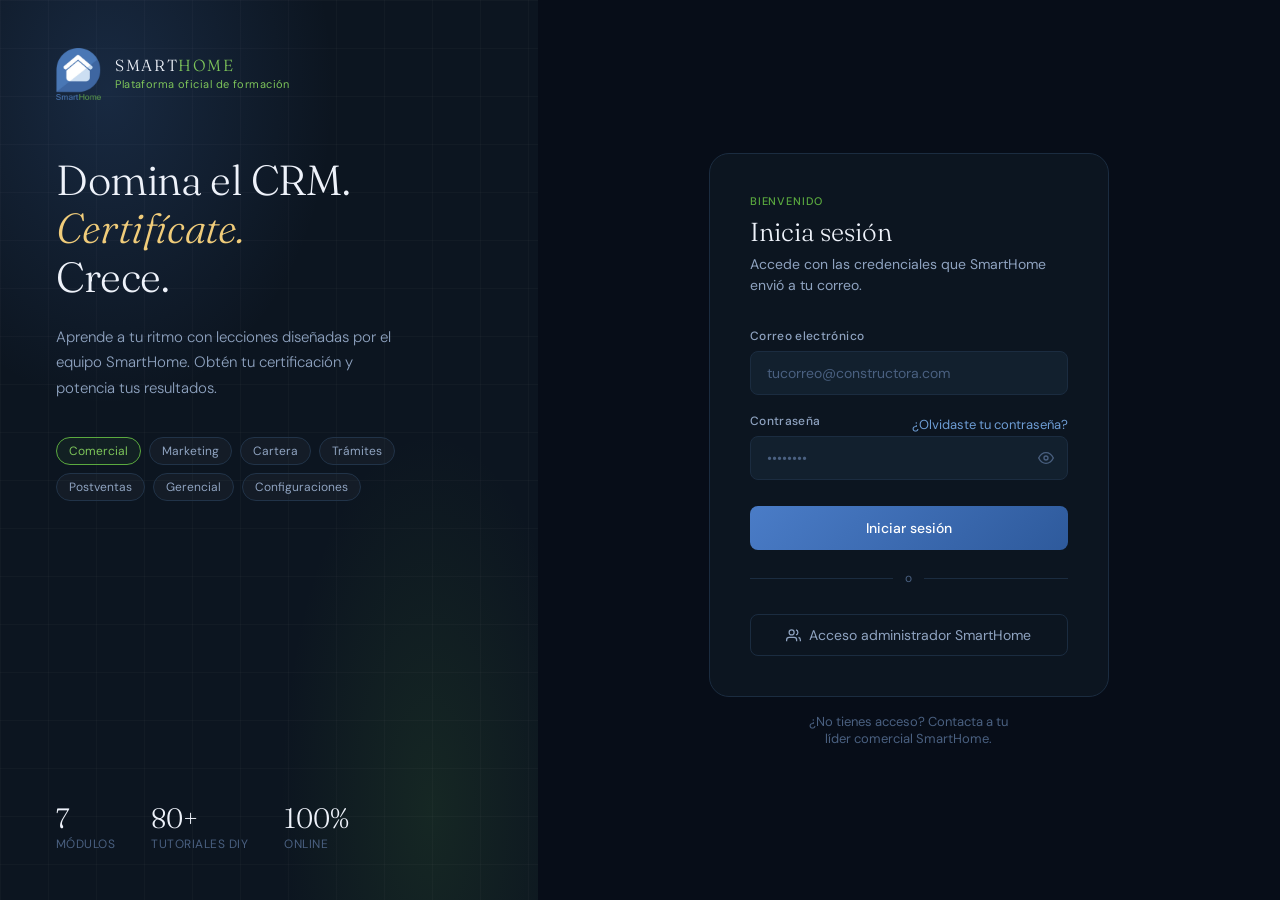
<file: index.html>
<!DOCTYPE html>
<html lang="es">
<head>
<meta charset="UTF-8"/>
<meta name="viewport" content="width=device-width,initial-scale=1.0"/>
<title>SmartHome Academia — Acceso</title>
<link href="https://fonts.googleapis.com/css2?family=Fraunces:ital,opsz,wght@0,9..144,300;0,9..144,400;1,9..144,300&family=DM+Sans:wght@300;400;500&display=swap" rel="stylesheet"/>
<style>
/* ══════════════════════════════════════════════
   SMARTHOME ACADEMIA — LOGIN  (todo en uno)
   ══════════════════════════════════════════════ */
:root{
  --sh-blue:#4A7CC7; --sh-blue-dk:#2E5A9C; --sh-blue-lt:#6E9DD4;
  --sh-green:#5BAA3F; --sh-green-lt:#7DC45A;
  --navy:#070D18; --navy2:#0C1520; --navy3:#12202E; --navy4:#1A2E42;
  --t1:#EEF2FA; --t2:#8FA3C0; --t3:#4A6080;
  --brd:#1B2C40; --brd2:#213348;
  --gold-lt:#F0CC7A;
  --r:12px; --r-sm:8px;
  --ease:cubic-bezier(.4,0,.2,1);
}
*,*::before,*::after{box-sizing:border-box;margin:0;padding:0}
html,body{height:100%;font-family:'DM Sans',system-ui,sans-serif;background:#080E1A;color:var(--t1);overflow:hidden}
button,input,select{font-family:inherit}
a{text-decoration:none;color:inherit}

/* ── LAYOUT ── */
.shell{display:flex;height:100vh;width:100vw;overflow:hidden}

/* ── BRAND PANEL ── */
.brand-panel{width:42%;flex-shrink:0;background:var(--navy2);display:flex;flex-direction:column;justify-content:space-between;padding:48px 56px;position:relative;overflow:hidden}
.brand-panel::before{content:'';position:absolute;inset:0;background:radial-gradient(ellipse 60% 50% at 20% 10%,rgba(74,124,199,.20) 0%,transparent 70%),radial-gradient(ellipse 40% 60% at 80% 90%,rgba(91,170,63,.12) 0%,transparent 70%);pointer-events:none}
.brand-grid{position:absolute;inset:0;background-image:linear-gradient(rgba(255,255,255,.025) 1px,transparent 1px),linear-gradient(90deg,rgba(255,255,255,.025) 1px,transparent 1px);background-size:48px 48px;pointer-events:none}
.brand-top,.brand-bottom{position:relative;z-index:1}
.brand-logo{display:flex;align-items:center;gap:14px;margin-bottom:56px}
.brand-logo-img{height:52px;width:auto;object-fit:contain}
.logo-wordmark{font-family:'Fraunces',Georgia,serif;font-size:16px;font-weight:300;letter-spacing:.10em;color:var(--t1);text-transform:uppercase;line-height:1;margin-bottom:4px}
.brand-tagline{font-size:11px;color:var(--sh-green-lt);letter-spacing:.04em}
.brand-headline{font-family:'Fraunces',Georgia,serif;font-size:42px;line-height:1.15;font-weight:300;color:var(--t1);margin-bottom:24px;letter-spacing:-.01em}
.brand-headline em{font-style:italic;color:var(--gold-lt)}
.brand-sub{font-size:15px;color:var(--t2);line-height:1.7;max-width:340px;font-weight:300}
.area-pills{display:flex;flex-wrap:wrap;gap:8px;margin-top:36px}
.pill{padding:5px 12px;border-radius:20px;border:1px solid var(--brd2);font-size:12px;color:var(--t2);background:rgba(255,255,255,.03);transition:.2s var(--ease)}
.pill.active-area{border-color:var(--sh-green);color:var(--sh-green-lt);background:rgba(91,170,63,.08)}
.brand-stats{display:flex;gap:36px}
.stat-val{font-family:'Fraunces',Georgia,serif;font-size:28px;font-weight:300;color:var(--t1);line-height:1;margin-bottom:4px}
.stat-lbl{font-size:12px;color:var(--t3);letter-spacing:.04em;text-transform:uppercase}

/* ── AUTH PANEL ── */
.auth-panel{flex:1;display:flex;align-items:center;justify-content:center;background:var(--navy);padding:32px;position:relative;overflow-y:auto}
.screen{width:100%;max-width:400px;display:none;animation:scIn .35s var(--ease) both}
.screen.active{display:block}
@keyframes scIn{from{opacity:0;transform:translateY(12px)}to{opacity:1;transform:translateY(0)}}

/* ── AUTH CARD ── */
.auth-card{background:var(--navy2);border:1px solid var(--brd);border-radius:20px;padding:40px;position:relative;overflow:hidden}
.auth-card::before{content:'';position:absolute;top:-1px;left:40px;right:40px;height:1px;background:linear-gradient(90deg,transparent,rgba(74,124,199,.6),rgba(91,170,63,.35),transparent)}
.screen-eyebrow{font-size:11px;font-weight:500;letter-spacing:.08em;text-transform:uppercase;color:var(--sh-green);margin-bottom:8px}
.screen-title{font-family:'Fraunces',Georgia,serif;font-size:26px;font-weight:300;color:var(--t1);margin-bottom:6px}
.screen-sub{font-size:14px;color:var(--t2);margin-bottom:32px;line-height:1.5}

/* ── FIELDS ── */
.field{margin-bottom:18px}
.field-label{font-size:12px;font-weight:500;color:var(--t2);display:block;margin-bottom:7px;letter-spacing:.03em}
.field-wrap{position:relative}
.field-input{width:100%;padding:12px 16px;background:var(--navy3);border:1px solid var(--brd);border-radius:var(--r-sm);font-size:14px;color:var(--t1);outline:none;transition:.2s var(--ease);-webkit-appearance:none}
.field-input::placeholder{color:var(--t3)}
.field-input:focus{border-color:var(--sh-blue-lt);background:var(--navy4);box-shadow:0 0 0 3px rgba(74,124,199,.15)}
.field-input.has-icon{padding-right:44px}
.field-input.error{border-color:#EF4444;box-shadow:0 0 0 3px rgba(239,68,68,.12)}
.field-icon{position:absolute;right:14px;top:50%;transform:translateY(-50%);color:var(--t3);cursor:pointer;display:flex;align-items:center}
.field-icon svg{width:16px;height:16px}
.field-error{font-size:12px;color:#FC8181;margin-top:5px;display:none}
.field-error.show{display:block}
.field-select{width:100%;padding:12px 16px;background:var(--navy3);border:1px solid var(--brd);border-radius:var(--r-sm);font-size:14px;color:var(--t1);outline:none;cursor:pointer;-webkit-appearance:none;background-image:url("data:image/svg+xml,%3Csvg xmlns='http://www.w3.org/2000/svg' width='12' height='12' viewBox='0 0 24 24' fill='none' stroke='%234A6080' stroke-width='2'%3E%3Cpolyline points='6 9 12 15 18 9'/%3E%3C/svg%3E");background-repeat:no-repeat;background-position:right 14px center;padding-right:38px}
.field-select option{background:var(--navy2)}

/* ── PASSWORD STRENGTH ── */
.pwd-strength{margin-top:8px;display:none}
.pwd-strength.show{display:block}
.pwd-bars{display:flex;gap:4px;margin-bottom:4px}
.pwd-bar{height:3px;flex:1;border-radius:2px;background:var(--brd);transition:.3s}
.pwd-label{font-size:11px;color:var(--t3)}
.pwd-rules{margin-top:12px}
.pwd-rule{display:flex;align-items:center;gap:8px;font-size:12px;color:var(--t3);margin-bottom:6px;transition:.2s}
.pwd-rule.met{color:#6EE7B7}
.rule-dot{width:6px;height:6px;border-radius:50%;background:var(--brd);flex-shrink:0;transition:.2s}
.pwd-rule.met .rule-dot{background:#6EE7B7}

/* ── BUTTONS ── */
.btn-primary{width:100%;padding:13px;border-radius:var(--r-sm);background:linear-gradient(135deg,var(--sh-blue),var(--sh-blue-dk));color:#fff;font-size:14px;font-weight:500;border:none;cursor:pointer;transition:.2s var(--ease);position:relative;overflow:hidden;margin-top:8px}
.btn-primary:hover{background:linear-gradient(135deg,var(--sh-blue-lt),var(--sh-blue));transform:translateY(-1px);box-shadow:0 8px 24px rgba(74,124,199,.35)}
.btn-primary:disabled{opacity:.5;cursor:not-allowed;transform:none}
.btn-primary .btn-loader{display:none;position:absolute;inset:0;background:inherit;align-items:center;justify-content:center}
.btn-primary.loading .btn-loader{display:flex}
.btn-primary.loading .btn-text{visibility:hidden}
.btn-ghost{width:100%;padding:11px;border-radius:var(--r-sm);background:transparent;color:var(--t2);border:1px solid var(--brd);font-size:14px;cursor:pointer;transition:.2s var(--ease);margin-top:8px}
.btn-ghost:hover{border-color:var(--brd2);color:var(--t1);background:var(--navy3)}

/* ── ALERTS ── */
.alert{padding:12px 14px;border-radius:var(--r-sm);font-size:13px;line-height:1.5;margin-bottom:20px;display:none}
.alert.show{display:block}
.alert-info{background:rgba(74,124,199,.12);border:1px solid rgba(74,124,199,.25);color:#93C5FD}
.alert-success{background:rgba(16,185,129,.1);border:1px solid rgba(16,185,129,.2);color:#6EE7B7}
.alert-warn{background:rgba(245,158,11,.1);border:1px solid rgba(245,158,11,.2);color:#FCD34D}

/* ── MISC ── */
.divider{display:flex;align-items:center;gap:12px;margin:20px 0;color:var(--t3);font-size:12px}
.divider::before,.divider::after{content:'';flex:1;height:1px;background:var(--brd)}
.link{color:var(--sh-blue-lt);cursor:pointer;font-size:13px;transition:.15s}
.link:hover{color:var(--sh-green-lt)}
.text-center{text-align:center}
.mt-16{margin-top:16px}
.flex-between{display:flex;justify-content:space-between;align-items:center}
.step-dots{display:flex;gap:6px;justify-content:center;margin-bottom:28px}
.step-dot{width:6px;height:6px;border-radius:50%;background:var(--brd);transition:.3s}
.step-dot.done{background:var(--sh-green);width:18px;border-radius:3px}
.back-link{display:inline-flex;align-items:center;gap:6px;font-size:13px;color:var(--t3);cursor:pointer;transition:.15s;margin-bottom:24px}
.back-link:hover{color:var(--t2)}
.back-link svg{width:14px;height:14px}
.success-ring{width:72px;height:72px;border-radius:50%;background:rgba(16,185,129,.1);border:1.5px solid rgba(16,185,129,.3);display:flex;align-items:center;justify-content:center;margin:0 auto 20px}
.success-ring svg{width:32px;height:32px;stroke:#6EE7B7;stroke-width:2;fill:none}
.admin-tabs{display:flex;gap:2px;background:var(--navy3);border-radius:var(--r-sm);padding:3px;margin-bottom:24px}
.admin-tab{flex:1;padding:8px;border-radius:6px;text-align:center;font-size:13px;color:var(--t2);cursor:pointer;transition:.2s}
.admin-tab.active{background:var(--navy4);color:var(--t1)}
.upload-zone{border:1.5px dashed var(--brd2);border-radius:var(--r);padding:28px;text-align:center;cursor:pointer;transition:.2s;background:var(--navy3)}
.upload-zone:hover{border-color:var(--sh-blue-lt);background:var(--navy4)}
.upload-icon{width:36px;height:36px;margin:0 auto 10px;color:var(--t3)}
.upload-icon svg{width:100%;height:100%}
.upload-text{font-size:13px;color:var(--t2);margin-bottom:4px}
.upload-sub{font-size:11px;color:var(--t3)}
.spinner{width:20px;height:20px;border-radius:50%;border:2px solid rgba(255,255,255,.2);border-top-color:#fff;animation:spin .7s linear infinite}
@keyframes spin{to{transform:rotate(360deg)}}
.grid-2{display:grid;grid-template-columns:1fr 1fr;gap:12px}

/* ── RESPONSIVE ── */
@media(max-width:768px){
  .brand-panel{display:none}
  .auth-panel{padding:20px}
  .auth-card{padding:28px 24px}
}
</style>
</head>
<body>
<div class="shell">

  <!-- ═══════════ PANEL IZQUIERDO ═══════════ -->
  <div class="brand-panel">
    <div class="brand-grid"></div>
    <div class="brand-top">
      <div class="brand-logo">
        <img src="[data-uri]" alt="SmartHome" class="brand-logo-img"/>
        <div>
          <div class="logo-wordmark">Smart<span style="color:var(--sh-green-lt)">Home</span></div>
          <div class="brand-tagline">Plataforma oficial de formación</div>
        </div>
      </div>
      <div class="brand-headline">Domina el CRM.<br><em>Certifícate.</em><br>Crece.</div>
      <p class="brand-sub">Aprende a tu ritmo con lecciones diseñadas por el equipo SmartHome. Obtén tu certificación y potencia tus resultados.</p>
      <div class="area-pills">
        <div class="pill active-area">Comercial</div>
        <div class="pill">Marketing</div>
        <div class="pill">Cartera</div>
        <div class="pill">Trámites</div>
        <div class="pill">Postventas</div>
        <div class="pill">Gerencial</div>
        <div class="pill">Configuraciones</div>
      </div>
    </div>
    <div class="brand-bottom">
      <div class="brand-stats">
        <div><div class="stat-val">7</div><div class="stat-lbl">Módulos</div></div>
        <div><div class="stat-val">80+</div><div class="stat-lbl">Tutoriales DIY</div></div>
        <div><div class="stat-val">100%</div><div class="stat-lbl">Online</div></div>
      </div>
    </div>
  </div>

  <!-- ═══════════ PANEL DERECHO ═══════════ -->
  <div class="auth-panel">

    <!-- LOGIN -->
    <div class="screen active" id="screen-login">
      <div class="auth-card">
        <div class="screen-eyebrow">Bienvenido</div>
        <div class="screen-title">Inicia sesión</div>
        <p class="screen-sub">Accede con las credenciales que SmartHome envió a tu correo.</p>
        <div class="alert alert-warn" id="login-error">Correo o contraseña incorrectos. Verifica e intenta de nuevo.</div>
        <div class="field">
          <label class="field-label" for="login-email">Correo electrónico</label>
          <div class="field-wrap">
            <input class="field-input" id="login-email" type="email" placeholder="tucorreo@constructora.com" autocomplete="email"/>
          </div>
          <div class="field-error" id="email-err">Ingresa un correo válido</div>
        </div>
        <div class="field">
          <div class="flex-between">
            <label class="field-label" for="login-pwd">Contraseña</label>
            <span class="link" onclick="goTo('screen-recovery')">¿Olvidaste tu contraseña?</span>
          </div>
          <div class="field-wrap">
            <input class="field-input has-icon" id="login-pwd" type="password" placeholder="••••••••" autocomplete="current-password"/>
            <span class="field-icon" onclick="togglePwd('login-pwd',this)">
              <svg viewBox="0 0 24 24" fill="none" stroke="currentColor" stroke-width="2"><path d="M1 12s4-8 11-8 11 8 11 8-4 8-11 8-11-8-11-8z"/><circle cx="12" cy="12" r="3"/></svg>
            </span>
          </div>
          <div class="field-error" id="pwd-err">La contraseña es requerida</div>
        </div>
        <button class="btn-primary" onclick="handleLogin(event)">
          <span class="btn-text">Iniciar sesión</span>
          <div class="btn-loader"><div class="spinner"></div></div>
        </button>
        <div class="divider">o</div>
        <button class="btn-ghost" onclick="goTo('screen-admin')">
          <span style="display:flex;align-items:center;justify-content:center;gap:8px">
            <svg width="15" height="15" viewBox="0 0 24 24" fill="none" stroke="currentColor" stroke-width="2"><path d="M17 21v-2a4 4 0 00-4-4H5a4 4 0 00-4 4v2"/><circle cx="9" cy="7" r="4"/><path d="M23 21v-2a4 4 0 00-3-3.87M16 3.13a4 4 0 010 7.75"/></svg>
            Acceso administrador SmartHome
          </span>
        </button>
      </div>
      <p class="text-center mt-16" style="font-size:13px;color:var(--t3)">¿No tienes acceso? Contacta a tu<br>líder comercial SmartHome.</p>
    </div>

    <!-- PRIMER LOGIN -->
    <div class="screen" id="screen-firstlogin">
      <div class="auth-card">
        <div class="alert alert-warn show"><strong style="display:block;margin-bottom:3px">Primer acceso detectado</strong>Por seguridad debes crear una contraseña personal antes de continuar.</div>
        <div class="screen-eyebrow">RF006 — Primer inicio de sesión</div>
        <div class="screen-title">Crea tu contraseña</div>
        <p class="screen-sub">Tu contraseña temporal ya no será válida después de este paso.</p>
        <div class="field">
          <label class="field-label" for="new-pwd">Nueva contraseña</label>
          <div class="field-wrap">
            <input class="field-input has-icon" id="new-pwd" type="password" placeholder="Mínimo 8 caracteres" oninput="checkPwdStrength(this.value)"/>
            <span class="field-icon" onclick="togglePwd('new-pwd',this)"><svg viewBox="0 0 24 24" fill="none" stroke="currentColor" stroke-width="2"><path d="M1 12s4-8 11-8 11 8 11 8-4 8-11 8-11-8-11-8z"/><circle cx="12" cy="12" r="3"/></svg></span>
          </div>
          <div class="pwd-strength show" id="pwd-strength">
            <div class="pwd-bars"><div class="pwd-bar" id="bar0"></div><div class="pwd-bar" id="bar1"></div><div class="pwd-bar" id="bar2"></div><div class="pwd-bar" id="bar3"></div></div>
            <div class="pwd-label" id="pwd-label-txt">Ingresa una contraseña</div>
          </div>
          <div class="pwd-rules">
            <div class="pwd-rule" id="rule-len"><div class="rule-dot"></div>Mínimo 8 caracteres</div>
            <div class="pwd-rule" id="rule-upper"><div class="rule-dot"></div>Al menos una mayúscula</div>
            <div class="pwd-rule" id="rule-num"><div class="rule-dot"></div>Al menos un número</div>
            <div class="pwd-rule" id="rule-special"><div class="rule-dot"></div>Al menos un símbolo (!@#$...)</div>
          </div>
        </div>
        <div class="field">
          <label class="field-label" for="confirm-pwd">Confirmar contraseña</label>
          <div class="field-wrap">
            <input class="field-input has-icon" id="confirm-pwd" type="password" placeholder="Repite la contraseña"/>
            <span class="field-icon" onclick="togglePwd('confirm-pwd',this)"><svg viewBox="0 0 24 24" fill="none" stroke="currentColor" stroke-width="2"><path d="M1 12s4-8 11-8 11 8 11 8-4 8-11 8-11-8-11-8z"/><circle cx="12" cy="12" r="3"/></svg></span>
          </div>
          <div class="field-error" id="confirm-err">Las contraseñas no coinciden</div>
        </div>
        <button class="btn-primary" onclick="handleFirstLogin(event)">
          <span class="btn-text">Activar mi cuenta</span>
          <div class="btn-loader"><div class="spinner"></div></div>
        </button>
      </div>
    </div>

    <!-- RECOVERY 1 -->
    <div class="screen" id="screen-recovery">
      <div class="back-link" onclick="goTo('screen-login')"><svg viewBox="0 0 24 24" fill="none" stroke="currentColor" stroke-width="2"><polyline points="15 18 9 12 15 6"/></svg>Volver al inicio de sesión</div>
      <div class="auth-card">
        <div class="step-dots"><div class="step-dot done"></div><div class="step-dot"></div><div class="step-dot"></div></div>
        <div class="screen-eyebrow">RF007 — Recuperación</div>
        <div class="screen-title">¿Olvidaste tu contraseña?</div>
        <p class="screen-sub">Ingresa tu correo y te enviaremos un código de verificación.</p>
        <div class="field">
          <label class="field-label" for="rec-email">Correo electrónico</label>
          <input class="field-input" id="rec-email" type="email" placeholder="tucorreo@constructora.com"/>
          <div class="field-error" id="rec-email-err">Ingresa un correo válido</div>
        </div>
        <p style="font-size:12px;color:var(--t3);margin-bottom:16px;line-height:1.6">El código expirará en 30 minutos por seguridad.</p>
        <button class="btn-primary" onclick="handleRecovery1(event)">
          <span class="btn-text">Enviar código de verificación</span>
          <div class="btn-loader"><div class="spinner"></div></div>
        </button>
      </div>
    </div>

    <!-- RECOVERY 2 -->
    <div class="screen" id="screen-recovery2">
      <div class="back-link" onclick="goTo('screen-recovery')"><svg viewBox="0 0 24 24" fill="none" stroke="currentColor" stroke-width="2"><polyline points="15 18 9 12 15 6"/></svg>Cambiar correo</div>
      <div class="auth-card">
        <div class="step-dots"><div class="step-dot done"></div><div class="step-dot done"></div><div class="step-dot"></div></div>
        <div class="screen-eyebrow">RF007 — Verificación</div>
        <div class="screen-title">Revisa tu correo</div>
        <p class="screen-sub">Ingresa el código de 6 dígitos enviado a <strong id="rec-email-shown" style="color:var(--t1)">tu correo</strong>.</p>
        <div class="field">
          <label class="field-label" for="rec-code">Código de verificación</label>
          <input class="field-input" id="rec-code" type="text" placeholder="000000" maxlength="6" style="letter-spacing:.3em;font-size:20px;text-align:center"/>
          <div class="field-error" id="code-err">Ingresa el código de 6 dígitos</div>
        </div>
        <p style="font-size:12px;color:var(--t3);margin-bottom:16px">¿No llegó? <span class="link" id="resend-link" onclick="handleResend()">Reenviar</span></p>
        <button class="btn-primary" onclick="handleRecovery2(event)">
          <span class="btn-text">Verificar código</span>
          <div class="btn-loader"><div class="spinner"></div></div>
        </button>
      </div>
    </div>

    <!-- RECOVERY 3 -->
    <div class="screen" id="screen-recovery3">
      <div class="auth-card">
        <div class="step-dots"><div class="step-dot done"></div><div class="step-dot done"></div><div class="step-dot done"></div></div>
        <div class="screen-eyebrow">RF007 — Nueva contraseña</div>
        <div class="screen-title">Crea tu nueva contraseña</div>
        <p class="screen-sub">Elige una contraseña segura. El código anterior quedará invalidado.</p>
        <div class="field">
          <label class="field-label" for="rec-new-pwd">Nueva contraseña</label>
          <div class="field-wrap">
            <input class="field-input has-icon" id="rec-new-pwd" type="password" placeholder="Mínimo 8 caracteres"/>
            <span class="field-icon" onclick="togglePwd('rec-new-pwd',this)"><svg viewBox="0 0 24 24" fill="none" stroke="currentColor" stroke-width="2"><path d="M1 12s4-8 11-8 11 8 11 8-4 8-11 8-11-8-11-8z"/><circle cx="12" cy="12" r="3"/></svg></span>
          </div>
        </div>
        <div class="field">
          <label class="field-label" for="rec-confirm-pwd">Confirmar contraseña</label>
          <div class="field-wrap">
            <input class="field-input has-icon" id="rec-confirm-pwd" type="password" placeholder="Repite la contraseña"/>
            <span class="field-icon" onclick="togglePwd('rec-confirm-pwd',this)"><svg viewBox="0 0 24 24" fill="none" stroke="currentColor" stroke-width="2"><path d="M1 12s4-8 11-8 11 8 11 8-4 8-11 8-11-8-11-8z"/><circle cx="12" cy="12" r="3"/></svg></span>
          </div>
          <div class="field-error" id="rec-confirm-err">Las contraseñas no coinciden</div>
        </div>
        <button class="btn-primary" onclick="handleRecovery3(event)">
          <span class="btn-text">Guardar nueva contraseña</span>
          <div class="btn-loader"><div class="spinner"></div></div>
        </button>
      </div>
    </div>

    <!-- SUCCESS -->
    <div class="screen" id="screen-success">
      <div class="auth-card" style="text-align:center">
        <div class="success-ring"><svg viewBox="0 0 24 24"><path d="M20 6L9 17l-5-5"/></svg></div>
        <div class="screen-title" id="success-title">¡Contraseña actualizada!</div>
        <p class="screen-sub" id="success-sub" style="max-width:280px;margin:0 auto 28px">Tu contraseña fue guardada. Ya puedes ingresar con tus nuevas credenciales.</p>
        <button class="btn-primary" onclick="navTo('dashboard.html')">
          <span class="btn-text">Ir al Dashboard →</span>
          <div class="btn-loader"><div class="spinner"></div></div>
        </button>
      </div>
    </div>

    <!-- ADMIN -->
    <div class="screen" id="screen-admin">
      <div class="back-link" onclick="goTo('screen-login')"><svg viewBox="0 0 24 24" fill="none" stroke="currentColor" stroke-width="2"><polyline points="15 18 9 12 15 6"/></svg>Volver</div>
      <div class="auth-card">
        <div class="screen-eyebrow">RF003 — Administración</div>
        <div class="screen-title">Crear usuarios</div>
        <p class="screen-sub">Solo SmartHome puede crear cuentas. No hay registro público.</p>
        <div class="admin-tabs">
          <div class="admin-tab active" onclick="switchAdminTab('individual',this)">Individual</div>
          <div class="admin-tab" onclick="switchAdminTab('masivo',this)">Carga masiva</div>
        </div>
        <div id="admin-individual">
          <div class="alert alert-info show" style="margin-bottom:18px">Al crear el usuario se enviará automáticamente el correo con credenciales (RF005).</div>
          <div class="grid-2">
            <div class="field"><label class="field-label" for="admin-name">Nombre completo *</label><input class="field-input" id="admin-name" type="text" placeholder="Juan Pérez"/></div>
            <div class="field"><label class="field-label" for="admin-email">Correo electrónico *</label><input class="field-input" id="admin-email" type="email" placeholder="juan@constructora.com"/></div>
          </div>
          <div class="grid-2">
            <div class="field"><label class="field-label" for="admin-company">Empresa *</label><input class="field-input" id="admin-company" type="text" placeholder="Constructora Bolívar"/></div>
            <div class="field"><label class="field-label" for="admin-area">Área *</label>
              <select class="field-select" id="admin-area">
                <option value="">Seleccionar área</option>
                <option>Comercial</option><option>Marketing</option><option>Cartera</option>
                <option>Trámites</option><option>Postventas</option><option>Gerencial</option>
                <option>Configuraciones y preferencias</option>
              </select>
            </div>
          </div>
          <div class="alert alert-success" id="admin-success"><span id="admin-success-msg"></span></div>
          <button class="btn-primary" onclick="handleCreateUser(event)">
            <span class="btn-text">Crear usuario y enviar credenciales</span>
            <div class="btn-loader"><div class="spinner"></div></div>
          </button>
        </div>
        <div id="admin-masivo" style="display:none">
          <div class="alert alert-info show" style="margin-bottom:18px">El archivo Excel debe contener: Nombre, Correo, Empresa, Área.</div>
          <div class="upload-zone" id="upload-zone" onclick="simulateUpload()">
            <div class="upload-icon"><svg viewBox="0 0 24 24" fill="none" stroke="currentColor" stroke-width="1.5"><path d="M21 15v4a2 2 0 01-2 2H5a2 2 0 01-2-2v-4"/><polyline points="17 8 12 3 7 8"/><line x1="12" y1="3" x2="12" y2="15"/></svg></div>
            <div class="upload-text" id="upload-text">Arrastra tu archivo Excel aquí</div>
            <div class="upload-sub" id="upload-sub">o haz clic para seleccionar · .xlsx, .csv</div>
          </div>
          <div class="alert alert-success" id="upload-success" style="margin-top:14px"></div>
          <button class="btn-primary" id="btn-upload" style="margin-top:14px" onclick="handleMassUpload(event)" disabled>
            <span class="btn-text">Procesar y enviar credenciales</span>
            <div class="btn-loader"><div class="spinner"></div></div>
          </button>
        </div>
      </div>
    </div>

  </div>
</div>

<script>
/* ── NAVEGACIÓN ── */
function goTo(id) {
  document.querySelectorAll('.screen').forEach(s => s.classList.remove('active'));
  var el = document.getElementById(id);
  if (el) el.classList.add('active');
}

/* ── NAVEGACIÓN ENTRE PÁGINAS ── */
function navTo(page) {
  window.location.href = page;
}

/* ── PILL ROTATOR ── */
var pillIdx = 0;
setInterval(function() {
  var pills = document.querySelectorAll('.area-pills .pill');
  pills[pillIdx].classList.remove('active-area');
  pillIdx = (pillIdx + 1) % pills.length;
  pills[pillIdx].classList.add('active-area');
}, 1800);

/* ── TOGGLE PASSWORD ── */
function togglePwd(id, icon) {
  var inp = document.getElementById(id);
  var show = inp.type === 'password';
  inp.type = show ? 'text' : 'password';
  icon.innerHTML = show
    ? '<svg viewBox="0 0 24 24" fill="none" stroke="currentColor" stroke-width="2"><path d="M17.94 17.94A10.07 10.07 0 0112 20c-7 0-11-8-11-8a18.45 18.45 0 015.06-5.94"/><path d="M9.9 4.24A9.12 9.12 0 0112 4c7 0 11 8 11 8a18.5 18.5 0 01-2.16 3.19"/><line x1="1" y1="1" x2="23" y2="23"/></svg>'
    : '<svg viewBox="0 0 24 24" fill="none" stroke="currentColor" stroke-width="2"><path d="M1 12s4-8 11-8 11 8 11 8-4 8-11 8-11-8-11-8z"/><circle cx="12" cy="12" r="3"/></svg>';
}

/* ── LOGIN (RF001) ── */
function handleLogin(e) {
  var email = document.getElementById('login-email').value.trim();
  var pwd   = document.getElementById('login-pwd').value;
  var ok    = true;
  ['email-err','pwd-err','login-error'].forEach(function(id) { document.getElementById(id).classList.remove('show'); });
  ['login-email','login-pwd'].forEach(function(id) { document.getElementById(id).classList.remove('error'); });
  if (!email || !/\S+@\S+\.\S+/.test(email)) {
    document.getElementById('email-err').classList.add('show');
    document.getElementById('login-email').classList.add('error');
    ok = false;
  }
  if (!pwd) {
    document.getElementById('pwd-err').classList.add('show');
    document.getElementById('login-pwd').classList.add('error');
    ok = false;
  }
  if (!ok) return;
  var btn = e.currentTarget;
  setLoading(btn, true);
  setTimeout(function() {
    setLoading(btn, false);
    if (email === 'demo@smart.com' && pwd === 'Demo1234!') {
      goTo('screen-firstlogin');
    } else if (email === 'admin@smarthome.com') {
      goTo('screen-admin');
    } else if (email && pwd) {
      /* Login exitoso — navegar al dashboard */
      setLoading(btn, true);
      setTimeout(function() { navTo('dashboard.html'); }, 600);
    } else {
      document.getElementById('login-error').classList.add('show');
    }
  }, 1400);
}

document.getElementById('login-email').addEventListener('focus', function() {
  if (!this.value) {
    this.placeholder = 'Prueba: demo@smart.com';
    document.getElementById('login-pwd').placeholder = 'Prueba: Demo1234!';
  }
});

/* ── PASSWORD STRENGTH ── */
function checkPwdStrength(val) {
  var rules = { len: val.length >= 8, upper: /[A-Z]/.test(val), num: /[0-9]/.test(val), special: /[!@#$%^&*]/.test(val) };
  ['rule-len','rule-upper','rule-num','rule-special'].forEach(function(id, i) {
    document.getElementById(id).classList.toggle('met', Object.values(rules)[i]);
  });
  var score  = Object.values(rules).filter(Boolean).length;
  var colors = ['#EF4444','#F59E0B','#3B82F6','#10B981'];
  var labels = ['Muy débil','Moderada','Buena','Fuerte'];
  for (var i = 0; i < 4; i++) document.getElementById('bar'+i).style.background = i < score ? colors[score-1] : 'var(--brd)';
  var lbl = document.getElementById('pwd-label-txt');
  lbl.textContent = val ? labels[score-1] : 'Ingresa una contraseña';
  lbl.style.color = val ? colors[score-1] : 'var(--t3)';
}

/* ── PRIMER LOGIN (RF006) ── */
function handleFirstLogin(e) {
  var np = document.getElementById('new-pwd').value;
  var cp = document.getElementById('confirm-pwd').value;
  document.getElementById('confirm-err').classList.remove('show');
  document.getElementById('confirm-pwd').classList.remove('error');
  if (np !== cp) { document.getElementById('confirm-err').classList.add('show'); document.getElementById('confirm-pwd').classList.add('error'); return; }
  if (np.length < 8) return;
  var btn = e.currentTarget; setLoading(btn, true);
  setTimeout(function() {
    setLoading(btn, false);
    document.getElementById('success-title').textContent = '¡Cuenta activada!';
    document.getElementById('success-sub').textContent   = 'Tu contraseña fue creada. Ya puedes ingresar a tu Aula Virtual SmartHome.';
    goTo('screen-success');
  }, 1500);
}

/* ── RECOVERY (RF007) ── */
function handleRecovery1(e) {
  var email = document.getElementById('rec-email').value.trim();
  document.getElementById('rec-email-err').classList.remove('show');
  if (!email || !/\S+@\S+\.\S+/.test(email)) { document.getElementById('rec-email-err').classList.add('show'); return; }
  document.getElementById('rec-email-shown').textContent = email;
  var btn = e.currentTarget; setLoading(btn, true);
  setTimeout(function() { setLoading(btn, false); goTo('screen-recovery2'); }, 1200);
}

function handleRecovery2(e) {
  var code = document.getElementById('rec-code').value;
  document.getElementById('code-err').classList.remove('show');
  if (code.length !== 6) { document.getElementById('code-err').classList.add('show'); return; }
  var btn = e.currentTarget; setLoading(btn, true);
  setTimeout(function() { setLoading(btn, false); goTo('screen-recovery3'); }, 1000);
}

function handleRecovery3(e) {
  var np = document.getElementById('rec-new-pwd').value;
  var cp = document.getElementById('rec-confirm-pwd').value;
  document.getElementById('rec-confirm-err').classList.remove('show');
  if (np !== cp) { document.getElementById('rec-confirm-err').classList.add('show'); return; }
  if (np.length < 8) return;
  var btn = e.currentTarget; setLoading(btn, true);
  setTimeout(function() {
    setLoading(btn, false);
    document.getElementById('success-title').textContent = '¡Contraseña actualizada!';
    document.getElementById('success-sub').textContent   = 'Tu contraseña fue guardada. Ahora puedes ingresar con tus nuevas credenciales.';
    goTo('screen-success');
  }, 1400);
}

var resendCooldown = false;
function handleResend() {
  if (resendCooldown) return;
  resendCooldown = true;
  var link = document.getElementById('resend-link');
  var t = 30;
  link.style.color = 'var(--t3)';
  var iv = setInterval(function() {
    link.textContent = 'Reenviar (' + t + 's)';
    t--;
    if (t < 0) { clearInterval(iv); link.textContent = 'Reenviar'; link.style.color = ''; resendCooldown = false; }
  }, 1000);
}

/* ── ADMIN TABS ── */
function switchAdminTab(tab, el) {
  document.querySelectorAll('.admin-tab').forEach(function(t) { t.classList.remove('active'); });
  el.classList.add('active');
  document.getElementById('admin-individual').style.display = tab === 'individual' ? 'block' : 'none';
  document.getElementById('admin-masivo').style.display     = tab === 'masivo'     ? 'block' : 'none';
}

/* ── CREAR USUARIO (RF003) ── */
function handleCreateUser(e) {
  var name    = document.getElementById('admin-name').value.trim();
  var email   = document.getElementById('admin-email').value.trim();
  var company = document.getElementById('admin-company').value.trim();
  var area    = document.getElementById('admin-area').value;
  if (!name || !email || !company || !area) return;
  var btn = e.currentTarget; setLoading(btn, true);
  document.getElementById('admin-success').classList.remove('show');
  setTimeout(function() {
    setLoading(btn, false);
    document.getElementById('admin-success').classList.add('show');
    document.getElementById('admin-success-msg').innerHTML = '&#10003; Usuario <strong>' + name + '</strong> creado. Correo enviado a <strong>' + email + '</strong>. Ruta: <strong>' + area + '</strong>.';
    ['admin-name','admin-email','admin-company'].forEach(function(id) { document.getElementById(id).value = ''; });
    document.getElementById('admin-area').value = '';
  }, 1600);
}

/* ── CARGA MASIVA (RF003) ── */
var fileSelected = false;
function simulateUpload() {
  if (fileSelected) return; fileSelected = true;
  document.getElementById('upload-text').textContent   = 'usuarios_constructora_bolivar.xlsx';
  document.getElementById('upload-sub').textContent    = '38 registros detectados · listo para procesar';
  document.getElementById('upload-zone').style.borderColor = 'var(--sh-green)';
  document.getElementById('upload-zone').style.background  = 'rgba(91,170,63,.06)';
  document.getElementById('btn-upload').disabled = false;
}
function handleMassUpload(e) {
  var btn = e.currentTarget; setLoading(btn, true);
  setTimeout(function() {
    setLoading(btn, false);
    var s = document.getElementById('upload-success');
    s.classList.add('show');
    s.textContent = '&#10003; 38 usuarios creados. Correos enviados. 2 duplicados omitidos.';
    fileSelected = false; btn.disabled = true;
    document.getElementById('upload-text').textContent   = 'Arrastra tu archivo Excel aquí';
    document.getElementById('upload-sub').textContent    = 'o haz clic para seleccionar · .xlsx, .csv';
    document.getElementById('upload-zone').style.borderColor = '';
    document.getElementById('upload-zone').style.background  = '';
  }, 2200);
}

/* ── UTILITY ── */
function setLoading(btn, on) { btn.classList.toggle('loading', on); btn.disabled = on; }
</script>
</body>
</html>
</file>
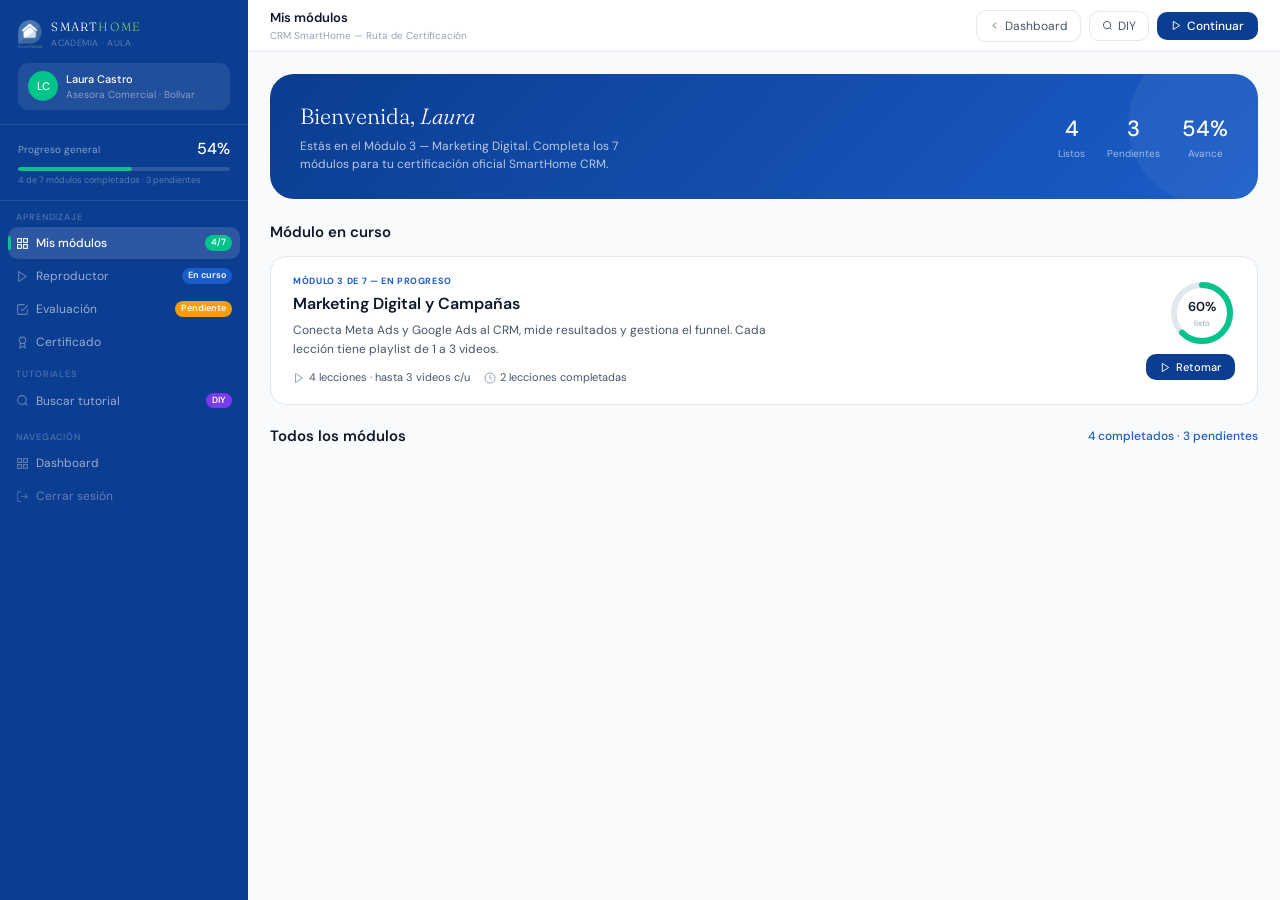
<file: aula-certificada.html>
<!DOCTYPE html>
<html lang="es">
<head>
<meta charset="UTF-8"/>
<meta name="viewport" content="width=device-width,initial-scale=1.0"/>
<title>SmartHome Academia — Aula Certificada</title>
<link href="https://fonts.googleapis.com/css2?family=Fraunces:ital,wght@0,300;0,400;1,300&family=DM+Sans:wght@300;400;500&display=swap" rel="stylesheet"/>
<style>
/* ══════════════════════════════════════════════════════
   TOKENS
   ══════════════════════════════════════════════════════ */
:root{
  --brand:#0B3D91; --brand-m:#1A5DC8; --brand-l:#E8F0FB; --brand-xl:#F4F7FE;
  --green:#5BAA3F; --green-l:#7DC45A;
  --acc:#00C48C;   --acc-l:#E0FAF3;
  --warn:#F59E0B;  --warn-l:#FEF3C7;
  --red:#EF4444;   --red-l:#FEE2E2;
  --t1:#0F172A; --t2:#475569; --t3:#94A3B8;
  --brd:#E2E8F0; --surf:#fff; --bg:#F8FAFC;
  --r:10px; --rl:16px; --rxl:24px;
  --sh:0 4px 16px rgba(0,0,0,.08);
  --shL:0 12px 40px rgba(0,0,0,.12);
  --fd:'Fraunces',Georgia,serif;
  --fb:'DM Sans',system-ui,sans-serif;
  --ease:.18s cubic-bezier(.4,0,.2,1);
}
*,*::before,*::after{box-sizing:border-box;margin:0;padding:0}
html{scroll-behavior:smooth}
body{font-family:var(--fb);background:var(--bg);color:var(--t1);height:100vh;overflow:hidden;font-size:14px;line-height:1.5}
button{font-family:var(--fb);cursor:pointer;border:none;background:none}
img{display:block;max-width:100%}

/* ══════════════════════════════════════════════════════
   APP SHELL  —  sidebar fijo + main
   ══════════════════════════════════════════════════════ */
.app{display:flex;height:100vh;overflow:hidden}
.sidebar{
  width:248px;flex-shrink:0;
  background:var(--brand);
  display:flex;flex-direction:column;
  overflow-y:auto;overflow-x:hidden;
  height:100vh;
}
.sidebar::-webkit-scrollbar{width:3px}
.sidebar::-webkit-scrollbar-thumb{background:rgba(255,255,255,.2)}
.main{flex:1;display:flex;flex-direction:column;min-width:0;height:100vh;overflow:hidden}

/* ══ SIDEBAR ══ */
.sb-top{padding:18px 18px 14px;border-bottom:1px solid rgba(255,255,255,.1);flex-shrink:0}
.sb-logo{display:flex;align-items:center;gap:9px;margin-bottom:12px}
.sb-logo img{height:28px;width:auto}
.sb-wm{font-family:var(--fd);font-weight:300;font-size:12px;letter-spacing:.10em;text-transform:uppercase;color:#fff}
.sb-wm span{color:#7DC45A}
.sb-wm small{display:block;font-family:var(--fb);font-size:9px;color:rgba(255,255,255,.38);letter-spacing:.04em;margin-top:1px}
.sb-user{background:rgba(255,255,255,.09);border-radius:var(--r);padding:8px 10px;display:flex;align-items:center;gap:8px}
.sb-av{width:30px;height:30px;border-radius:50%;background:var(--acc);color:#fff;display:flex;align-items:center;justify-content:center;font-size:11px;font-weight:500;flex-shrink:0}
.sb-un{font-size:11px;font-weight:500;color:#fff}
.sb-ur{font-size:10px;color:rgba(255,255,255,.45)}

.sb-prog{padding:12px 18px;border-bottom:1px solid rgba(255,255,255,.1);flex-shrink:0}
.sb-pr{display:flex;justify-content:space-between;align-items:center;margin-bottom:6px}
.sb-pl{font-size:10px;color:rgba(255,255,255,.5)}
.sb-pp{font-size:16px;font-weight:500;color:#fff}
.sb-pt{height:4px;background:rgba(255,255,255,.14);border-radius:2px;overflow:hidden}
.sb-pf{height:100%;background:var(--acc);border-radius:2px}
.sb-pd{font-size:9px;color:rgba(255,255,255,.32);margin-top:3px}

.sb-nav{padding:10px 8px;flex:1}
.sb-sec{font-size:9px;font-weight:500;letter-spacing:.10em;text-transform:uppercase;color:rgba(255,255,255,.28);padding:0 8px;margin:10px 0 3px}
.sb-sec:first-child{margin-top:0}
.sb-item{
  display:flex;align-items:center;gap:7px;
  padding:7px 8px;border-radius:var(--r);
  font-size:12px;color:rgba(255,255,255,.58);
  cursor:pointer;transition:var(--ease);
  margin-bottom:1px;position:relative;
}
.sb-item:hover{background:rgba(255,255,255,.08);color:#fff}
.sb-item.on{background:rgba(255,255,255,.14);color:#fff;font-weight:500}
.sb-item.on::before{content:'';position:absolute;left:0;top:50%;transform:translateY(-50%);width:3px;height:14px;background:var(--acc);border-radius:2px}
.sb-item svg{width:13px;height:13px;opacity:.6;flex-shrink:0}
.sb-item.on svg,.sb-item:hover svg{opacity:1}
.sb-badge{margin-left:auto;font-size:9px;font-weight:600;border-radius:10px;padding:1px 6px}
.sb-badge.g{background:var(--acc);color:#fff}
.sb-badge.b{background:var(--brand-m);color:#fff}
.sb-badge.y{background:var(--warn);color:#fff}
.sb-badge.p{background:#7C3AED;color:#fff}

/* ══ TOPBAR ══ */
.topbar{
  height:52px;flex-shrink:0;
  background:var(--surf);border-bottom:1px solid var(--brd);
  padding:0 22px;display:flex;align-items:center;justify-content:space-between;
  position:relative;z-index:10;
}
.tb-l{display:flex;flex-direction:column}
.tb-title{font-size:13px;font-weight:600;color:var(--t1)}
.tb-sub{font-size:10px;color:var(--t3)}
.tb-r{display:flex;align-items:center;gap:8px}

/* ══ BUTTONS ══ */
.btn-p{display:flex;align-items:center;gap:5px;padding:6px 14px;border-radius:var(--r);background:var(--brand);color:#fff;font-size:12px;font-weight:500;transition:var(--ease)}
.btn-p:hover{background:var(--brand-m)}
.btn-p svg{width:11px;height:11px}
.btn-o{display:flex;align-items:center;gap:5px;padding:6px 12px;border-radius:var(--r);border:1px solid var(--brd);background:var(--surf);font-size:12px;color:var(--t2);transition:var(--ease)}
.btn-o:hover{border-color:var(--brand-m);color:var(--brand)}
.btn-o svg{width:11px;height:11px}
.btn-diy{display:flex;align-items:center;gap:5px;padding:6px 14px;border-radius:var(--r);background:#7C3AED;color:#fff;font-size:12px;font-weight:500;transition:var(--ease)}
.btn-diy:hover{background:#6D28D9}
.btn-acc{display:inline-flex;align-items:center;gap:5px;padding:9px 20px;border-radius:var(--r);background:var(--acc);color:#fff;font-size:13px;font-weight:600;transition:var(--ease)}
.btn-acc:hover{background:#00a875}

/* ══════════════════════════════════════════════════════
   SCROLLABLE PAGE (modulos / cert / diy)
   ══════════════════════════════════════════════════════ */
.page{flex:1;overflow-y:auto;padding:22px}
.page::-webkit-scrollbar{width:4px}
.page::-webkit-scrollbar-thumb{background:var(--brd);border-radius:2px}
.sec-hdr{display:flex;align-items:center;justify-content:space-between;margin-bottom:12px}
.sec-ttl{font-size:15px;font-weight:600}
.sec-lnk{font-size:12px;color:var(--brand-m);font-weight:500;cursor:pointer}

/* hero */
.hero{background:linear-gradient(135deg,var(--brand),var(--brand-m));border-radius:var(--rxl);padding:26px 30px;color:#fff;display:flex;align-items:center;justify-content:space-between;margin-bottom:22px;overflow:hidden;position:relative}
.hero::after{content:'';position:absolute;right:-30px;top:-30px;width:160px;height:160px;border-radius:50%;background:rgba(255,255,255,.05)}
.hero h1{font-family:var(--fd);font-size:22px;font-weight:300;margin-bottom:4px}
.hero h1 em{font-style:italic}
.hero p{font-size:12px;color:rgba(255,255,255,.7);max-width:340px}
.hs{display:flex;gap:22px;z-index:1}
.hs-v{font-size:22px;font-weight:500;text-align:center}
.hs-l{font-size:10px;color:rgba(255,255,255,.58);text-align:center;margin-top:1px}

/* current module banner */
.cur-mod{background:var(--surf);border:1px solid var(--brd);border-radius:var(--rl);padding:18px 22px;margin-bottom:20px;display:grid;grid-template-columns:1fr auto;gap:20px;align-items:center}
.cm-eye{font-size:9px;font-weight:700;letter-spacing:.07em;color:var(--brand-m);text-transform:uppercase;margin-bottom:4px}
.cm-t{font-size:16px;font-weight:600;margin-bottom:5px}
.cm-d{font-size:12px;color:var(--t2);margin-bottom:10px;max-width:480px;line-height:1.6}
.cm-meta{display:flex;gap:14px}
.cm-mi{display:flex;align-items:center;gap:4px;font-size:11px;color:var(--t2)}
.cm-mi svg{width:12px;height:12px;color:var(--t3)}
.cm-act{display:flex;flex-direction:column;gap:8px;align-items:flex-end}
.ring{position:relative;width:66px;height:66px}
.ring svg{transform:rotate(-90deg)}
.r-bg{fill:none;stroke:var(--brd);stroke-width:6}
.r-fg{fill:none;stroke:var(--acc);stroke-width:6;stroke-linecap:round;stroke-dasharray:182}
.r-txt{position:absolute;inset:0;display:flex;flex-direction:column;align-items:center;justify-content:center}
.r-pct{font-size:13px;font-weight:600}
.r-lbl{font-size:8px;color:var(--t3)}

/* mods grid */
.mods-grid{display:grid;grid-template-columns:repeat(auto-fill,minmax(240px,1fr));gap:12px;margin-bottom:22px}
.mc{background:var(--surf);border:1px solid var(--brd);border-radius:var(--rl);padding:16px;cursor:pointer;transition:var(--ease)}
.mc:hover:not(.lk){border-color:var(--brand-m);box-shadow:var(--sh);transform:translateY(-2px)}
.mc.dn{border-color:var(--acc)}
.mc.on{border-color:var(--brand-m);box-shadow:0 0 0 3px var(--brand-l)}
.mc.lk{opacity:.5;cursor:not-allowed}
.mc-top{display:flex;justify-content:space-between;align-items:flex-start;margin-bottom:10px}
.mc-ico{width:34px;height:34px;border-radius:8px;display:flex;align-items:center;justify-content:center;font-size:16px}
.mc-st{font-size:10px;font-weight:600;display:flex;align-items:center;gap:3px}
.mc-st.dn{color:var(--acc)} .mc-st.on{color:var(--brand-m)} .mc-st.lk{color:var(--t3)}
.mc-st svg{width:10px;height:10px}
.mc-n{font-size:9px;color:var(--t3);margin-bottom:2px}
.mc-t{font-size:13px;font-weight:600;margin-bottom:4px}
.mc-d{font-size:11px;color:var(--t2);line-height:1.5;margin-bottom:10px}
.mc-ft{display:flex;align-items:center;justify-content:space-between}
.mc-ls{font-size:10px;color:var(--t3)}
.mc-pct{font-size:11px;font-weight:500}
.mc-pct.dn{color:var(--acc)} .mc-pct.on{color:var(--brand-m)}
.mc-bar{height:3px;background:var(--brd);border-radius:2px;margin-top:6px;overflow:hidden}
.mc-fill{height:100%;border-radius:2px;background:var(--acc)}
.mc-fill.b{background:var(--brand-m)}

/* ══════════════════════════════════════════════════════
   REPRODUCTOR  —  la pantalla principal que pediste
   Layout: topbar | [video+content | lesson-panel]
   ══════════════════════════════════════════════════════ */
.player-wrap{
  flex:1;display:flex;overflow:hidden;min-height:0;
}
/* columna izquierda: video arriba, contenido abajo */
.player-left{
  flex:1;display:flex;flex-direction:column;overflow:hidden;min-width:0;
}
/* columna derecha: panel de lecciones */
.player-right{
  width:290px;flex-shrink:0;
  border-left:1px solid var(--brd);
  display:flex;flex-direction:column;
  background:var(--bg);overflow:hidden;
}

/* video stage */
.vp-stage{
  background:#07111F;
  flex-shrink:0;
  position:relative;overflow:hidden;
}
.vp-stage-inner{
  /* 16/9 constrained to available width but max ~55% of viewport height */
  aspect-ratio:16/9;
  max-height:calc(100vh - 52px - 52px - 42px);
  width:100%;
  position:relative;overflow:hidden;
  display:flex;align-items:center;justify-content:center;
}
.vp-grid{position:absolute;inset:0;background-image:repeating-linear-gradient(0deg,rgba(255,255,255,.018) 0,rgba(255,255,255,.018) 1px,transparent 1px,transparent 40px),repeating-linear-gradient(90deg,rgba(255,255,255,.018) 0,rgba(255,255,255,.018) 1px,transparent 1px,transparent 40px)}
.vp-overlay{position:absolute;inset:0;display:flex;flex-direction:column;align-items:center;justify-content:center;gap:12px;z-index:2}
.vp-play{width:56px;height:56px;border-radius:50%;background:rgba(255,255,255,.12);border:2px solid rgba(255,255,255,.22);display:flex;align-items:center;justify-content:center;cursor:pointer;transition:var(--ease)}
.vp-play:hover{background:rgba(255,255,255,.22);transform:scale(1.06)}
.vp-play svg{width:20px;height:20px;fill:#fff;margin-left:3px}
.vp-vid-title{font-size:13px;font-weight:500;color:rgba(255,255,255,.88);text-align:center;max-width:420px;padding:0 18px}
.vp-vid-cnt{font-size:11px;color:rgba(255,255,255,.4)}
.vp-vid-dur{font-size:11px;color:rgba(255,255,255,.38)}
/* thin progress bar below video */
.vp-prog{height:3px;background:rgba(255,255,255,.08);flex-shrink:0}
.vp-prog-fill{height:100%;background:var(--brand-m);width:0%;transition:width 2.5s linear}

/* all-videos-done banner */
.done-banner{
  display:none;align-items:center;gap:9px;
  padding:9px 16px;margin:0;
  background:var(--acc-l);border-bottom:1px solid #A7F3D0;
  font-size:12px;color:#065F46;flex-shrink:0;
}
.done-banner svg{width:14px;height:14px;flex-shrink:0}
.done-banner .btn-p{margin-left:auto;font-size:11px;padding:5px 12px}

/* content tabs area */
.vp-content{flex:1;overflow-y:auto;border-top:1px solid var(--brd)}
.vp-content::-webkit-scrollbar{width:3px}
.vp-content::-webkit-scrollbar-thumb{background:var(--brd)}
.ct-tabs{display:flex;border-bottom:1px solid var(--brd);padding:0 18px}
.ct-tab{padding:9px 12px;font-size:12px;font-weight:500;color:var(--t2);cursor:pointer;border-bottom:2px solid transparent;margin-bottom:-1px;transition:var(--ease)}
.ct-tab:hover{color:var(--t1)}
.ct-tab.on{color:var(--brand);border-bottom-color:var(--brand)}
.ct-body{padding:16px 18px}
.ct-body h3{font-size:14px;font-weight:600;margin-bottom:8px}
.ct-body p{font-size:12px;color:var(--t2);line-height:1.7;margin-bottom:9px}
.ct-body ul{padding-left:16px;margin-bottom:9px}
.ct-body li{font-size:12px;color:var(--t2);line-height:1.7;margin-bottom:2px}
.ct-body strong{color:var(--t1)}
.callout{background:var(--brand-xl);border-left:3px solid var(--brand-m);padding:9px 13px;border-radius:0 var(--r) var(--r) 0;margin:10px 0}
.callout p{margin:0;font-size:11px;color:var(--brand)}
.ct-img{width:100%;height:130px;border-radius:var(--r);border:1px solid var(--brd);background:#07111F;display:flex;align-items:center;justify-content:center;margin:10px 0}
.ct-img span{font-size:11px;color:rgba(255,255,255,.25)}
.dl-row{display:flex;align-items:center;gap:9px;padding:9px 11px;background:var(--bg);border:1px solid var(--brd);border-radius:var(--r);margin-bottom:6px}
.dl-row span{flex:1;font-size:12px}

/* footer bar under video column */
.vp-footer{
  height:44px;flex-shrink:0;
  padding:0 18px;
  display:flex;align-items:center;justify-content:space-between;
  border-top:1px solid var(--brd);background:var(--bg);
}
.vp-ft-ctr{text-align:center}
.vp-ft-ctr strong{font-size:12px;display:block}
.vp-ft-ctr span{font-size:10px;color:var(--t3)}
.btn-nav{display:flex;align-items:center;gap:4px;padding:5px 12px;border-radius:var(--r);font-size:11px;font-weight:500;transition:var(--ease)}
.btn-nav.prev{border:1px solid var(--brd);color:var(--t2);background:var(--surf)}
.btn-nav.prev:hover{border-color:var(--brand-m);color:var(--brand)}
.btn-nav.next{background:var(--brand);color:#fff}
.btn-nav.next:hover{background:var(--brand-m)}
.btn-nav svg{width:10px;height:10px}

/* ══ LESSON PANEL (right column) ══ */
.lp-head{padding:12px 14px;border-bottom:1px solid var(--brd);flex-shrink:0}
.lp-mod{font-size:11px;font-weight:600;color:var(--t1);margin-bottom:1px}
.lp-sub{font-size:10px;color:var(--t3)}
.lp-scroll{flex:1;overflow-y:auto}
.lp-scroll::-webkit-scrollbar{width:3px}
.lp-scroll::-webkit-scrollbar-thumb{background:var(--brd)}

/* lesson group */
.lg{border-bottom:1px solid var(--brd)}
.lg-hdr{
  display:flex;align-items:center;gap:7px;
  padding:9px 12px;cursor:pointer;
  transition:background var(--ease);
  user-select:none;
}
.lg-hdr:hover{background:var(--brand-xl)}
.lg-hdr.open{background:var(--brand-xl)}
.lg-n{font-size:9px;color:var(--t3);width:14px;text-align:center;flex-shrink:0}
.lg-st{font-size:12px;flex-shrink:0}
.lg-st.dn{color:var(--acc)} .lg-st.on{color:var(--brand-m)} .lg-st.lk{color:var(--t3)} .lg-st.nd{color:var(--t3)}
.lg-name{font-size:11px;font-weight:500;flex:1;line-height:1.4}
.lg-hdr.open .lg-name{color:var(--brand)}
.lg-arr{width:11px;height:11px;flex-shrink:0;opacity:.4;transition:transform .18s}
.lg-videos{display:none;padding:0 0 4px}
.lg-videos.open{display:block}

/* video item */
.vi{display:flex;align-items:center;gap:8px;padding:7px 12px 7px 33px;cursor:pointer;transition:background var(--ease)}
.vi:hover{background:var(--brand-l)}
.vi.act{background:var(--brand-l);border-left:3px solid var(--brand);padding-left:30px}
.vi.lk{opacity:.4;cursor:not-allowed}
.vi-thumb{width:44px;height:28px;border-radius:4px;background:#07111F;flex-shrink:0;position:relative;overflow:hidden;display:flex;align-items:center;justify-content:center}
.vi-tbg{position:absolute;inset:0;background:linear-gradient(135deg,#0B3D91,#1A5DC8);opacity:.65}
.vi-tp{width:15px;height:15px;border-radius:50%;background:rgba(255,255,255,.9);display:flex;align-items:center;justify-content:center;z-index:1}
.vi-tp svg{width:6px;height:6px;fill:var(--brand);margin-left:1px}
.vi-td{position:absolute;inset:0;background:rgba(0,196,140,.82);display:flex;align-items:center;justify-content:center;z-index:1}
.vi-td svg{width:11px;height:11px;stroke:#fff;stroke-width:2.5;fill:none}
.vi-tl{position:absolute;inset:0;background:rgba(15,23,42,.6);display:flex;align-items:center;justify-content:center;z-index:1}
.vi-tl svg{width:9px;height:9px;stroke:rgba(255,255,255,.7);stroke-width:2;fill:none}
.vi-nn{position:absolute;bottom:1px;right:3px;font-size:7px;color:rgba(255,255,255,.7);z-index:2}
.vi-info{flex:1;min-width:0}
.vi-title{font-size:11px;font-weight:500;color:var(--t1);white-space:nowrap;overflow:hidden;text-overflow:ellipsis;line-height:1.3}
.vi.act .vi-title{color:var(--brand)}
.vi-dur{font-size:9px;color:var(--t3);margin-top:1px}

/* ══════════════════════════════════════════════════════
   QUIZ
   ══════════════════════════════════════════════════════ */
.quiz-page{flex:1;overflow-y:auto;padding:22px}
.qz-card{background:var(--surf);border:1px solid var(--brd);border-radius:var(--rl);padding:22px;margin-bottom:18px}
.qz-hdr{display:flex;justify-content:space-between;align-items:flex-start;margin-bottom:16px}
.qz-tag{display:inline-block;font-size:9px;font-weight:700;letter-spacing:.08em;background:var(--warn-l);color:#92400E;padding:2px 8px;border-radius:20px;text-transform:uppercase;margin-bottom:6px}
.qz-ttl{font-size:15px;font-weight:600;margin-bottom:2px}
.qz-meta{font-size:11px;color:var(--t3)}
.qz-timer{display:flex;align-items:center;gap:4px;font-size:13px;font-weight:700;color:var(--red);flex-shrink:0}
.qz-timer svg{width:13px;height:13px}
.qz-prog{height:3px;background:var(--brd);border-radius:2px;overflow:hidden;margin-bottom:18px}
.qz-pfill{height:100%;border-radius:2px;background:var(--brand-m);transition:width .3s}
.q-num{font-size:10px;color:var(--t3);margin-bottom:3px;font-weight:500}
.q-txt{font-size:13px;font-weight:500;margin-bottom:11px;line-height:1.5}
.q-opts{display:grid;gap:6px}
.q-opt{display:flex;align-items:center;gap:9px;padding:9px 12px;border:1.5px solid var(--brd);border-radius:var(--r);cursor:pointer;transition:var(--ease);font-size:12px}
.q-opt:hover{border-color:var(--brand-m);background:var(--brand-xl)}
.q-opt.sel{border-color:var(--brand);background:var(--brand-l);color:var(--brand)}
.q-opt.ok{border-color:var(--acc);background:var(--acc-l);color:#065F46}
.q-opt.ng{border-color:var(--red);background:var(--red-l);color:#991B1B}
.q-circ{width:18px;height:18px;border-radius:50%;border:1.5px solid var(--brd);flex-shrink:0;display:flex;align-items:center;justify-content:center;font-size:9px;font-weight:700}
.q-opt.sel .q-circ{border-color:var(--brand);background:var(--brand);color:#fff}
.q-opt.ok  .q-circ{border-color:var(--acc);background:var(--acc);color:#fff}
.q-foot{display:flex;justify-content:space-between;align-items:center;margin-top:14px}
.q-hint{font-size:11px;color:var(--t3)}

/* ══════════════════════════════════════════════════════
   CERTIFICADO
   ══════════════════════════════════════════════════════ */
.cert-bg{background:linear-gradient(135deg,#0B3D91,#1A5DC8);border-radius:var(--rxl);padding:30px;color:#fff;text-align:center;margin-bottom:20px;position:relative;overflow:hidden}
.cert-bg::before{content:'';position:absolute;inset:0;background:url("data:image/svg+xml,%3Csvg width='60' height='60' viewBox='0 0 60 60' xmlns='http://www.w3.org/2000/svg'%3E%3Cg fill='%23ffffff' fill-opacity='0.04'%3E%3Cpath d='M36 34v-4h-2v4h-4v2h4v4h2v-4h4v-2h-4zm0-30V0h-2v4h-4v2h4v4h2V6h4V4h-4zM6 34v-4H4v4H0v2h4v4h2v-4h4v-2H6zM6 4V0H4v4H0v2h4v4h2V6h4V4H6z'/%3E%3C/g%3E%3C/svg%3E")}
.cert-ico{width:64px;height:64px;border-radius:50%;background:rgba(255,255,255,.13);border:2px solid rgba(255,255,255,.26);display:flex;align-items:center;justify-content:center;margin:0 auto 14px}
.cert-ico svg{width:32px;height:32px;fill:var(--acc)}
.cert-bg h2{font-family:var(--fd);font-size:21px;font-weight:300;margin-bottom:6px}
.cert-bg p{font-size:12px;color:rgba(255,255,255,.68);max-width:340px;margin:0 auto 18px}
.cert-tags{display:flex;justify-content:center;flex-wrap:wrap;gap:5px;margin-bottom:20px}
.c-tag{background:rgba(255,255,255,.1);border:1px solid rgba(255,255,255,.16);border-radius:20px;padding:3px 10px;font-size:10px;display:flex;align-items:center;gap:3px}
.c-tag.dn{background:rgba(0,196,140,.16);border-color:rgba(0,196,140,.32)}
.c-tag svg{width:8px;height:8px}

/* ══════════════════════════════════════════════════════
   DIY
   ══════════════════════════════════════════════════════ */
.diy-search{background:var(--surf);border:1px solid var(--brd);border-radius:var(--rl);padding:18px 20px;margin-bottom:16px}
.diy-in{width:100%;padding:8px 12px;border:1.5px solid var(--brd);border-radius:var(--r);font-family:var(--fb);font-size:12px;color:var(--t1);background:var(--bg);outline:none;transition:var(--ease)}
.diy-in:focus{border-color:var(--brand-m);background:var(--surf)}
.chips{display:flex;gap:5px;flex-wrap:wrap;margin-top:9px}
.chip{padding:3px 10px;border-radius:20px;font-size:10px;background:var(--bg);border:1px solid var(--brd);color:var(--t2);cursor:pointer;transition:var(--ease)}
.chip:hover,.chip.on{background:#EDE9FE;color:#6D28D9;border-color:#C4B5FD}
.diy-view{background:var(--surf);border:1px solid var(--brd);border-radius:var(--rl);overflow:hidden;margin-bottom:18px}
.diy-vh{padding:12px 18px;border-bottom:1px solid var(--brd);display:flex;align-items:flex-start;justify-content:space-between}
.diy-bdg{display:inline-flex;align-items:center;gap:4px;background:#EDE9FE;color:#6D28D9;font-size:9px;font-weight:700;letter-spacing:.06em;text-transform:uppercase;padding:2px 8px;border-radius:20px}
.diy-vn{font-size:14px;font-weight:600;margin-top:4px}
.diy-vm{font-size:10px;color:var(--t3);margin-top:2px}
.diy-vid{background:#07111F;aspect-ratio:16/7;position:relative;overflow:hidden;display:flex;align-items:center;justify-content:center}
.diy-vg{position:absolute;inset:0;background-image:repeating-linear-gradient(0deg,rgba(124,58,237,.05) 0,rgba(124,58,237,.05) 1px,transparent 1px,transparent 44px),repeating-linear-gradient(90deg,rgba(124,58,237,.05) 0,rgba(124,58,237,.05) 1px,transparent 1px,transparent 44px)}
.diy-vov{position:absolute;inset:0;display:flex;flex-direction:column;align-items:center;justify-content:center;gap:10px;z-index:2}
.diy-btn{width:54px;height:54px;border-radius:50%;background:rgba(124,58,237,.22);border:2px solid rgba(124,58,237,.4);display:flex;align-items:center;justify-content:center;cursor:pointer;transition:var(--ease)}
.diy-btn:hover{background:rgba(124,58,237,.42);transform:scale(1.05)}
.diy-btn svg{width:20px;height:20px;fill:#fff;margin-left:2px}
.diy-vl{font-size:13px;font-weight:500;color:rgba(255,255,255,.85);text-align:center}
.diy-vd{font-size:10px;color:rgba(255,255,255,.4)}
.diy-bar{position:absolute;bottom:0;left:0;height:3px;background:#7C3AED;width:0%;transition:width 60s linear}
.diy-body{padding:16px 18px}
.diy-body h3{font-size:13px;font-weight:600;margin-bottom:6px}
.diy-body p{font-size:12px;color:var(--t2);line-height:1.7}
.diy-steps{margin-top:10px;display:flex;flex-direction:column;gap:5px}
.diy-step{display:flex;align-items:flex-start;gap:8px;padding:8px 11px;background:var(--bg);border:1px solid var(--brd);border-radius:var(--r)}
.diy-sn{width:17px;height:17px;border-radius:50%;background:#7C3AED;color:#fff;display:flex;align-items:center;justify-content:center;font-size:9px;font-weight:700;flex-shrink:0;margin-top:1px}
.diy-st{font-size:11px;color:var(--t2);line-height:1.6}
.diy-act{padding:11px 18px;border-top:1px solid var(--brd);display:flex;align-items:center;justify-content:space-between;background:var(--bg)}
.diy-act p{font-size:11px;color:var(--t3)}
.diy-empty{text-align:center;padding:32px 16px;color:var(--t3)}
.diy-empty svg{margin:0 auto 10px;display:block}
.diy-empty p{font-size:12px;color:var(--t2)}

/* ══════════════════════════════════════════════════════
   MODALS  +  TOAST
   ══════════════════════════════════════════════════════ */
.ov{position:fixed;inset:0;background:rgba(15,23,42,.48);backdrop-filter:blur(4px);display:flex;align-items:center;justify-content:center;z-index:999;opacity:0;pointer-events:none;transition:opacity .25s}
.ov.show{opacity:1;pointer-events:all}
.modal{background:var(--surf);border-radius:var(--rxl);padding:30px;max-width:380px;width:90%;text-align:center;transform:scale(.94) translateY(8px);transition:transform .3s cubic-bezier(.34,1.56,.64,1);box-shadow:var(--shL)}
.ov.show .modal{transform:scale(1) translateY(0)}
.m-ico{width:60px;height:60px;border-radius:50%;margin:0 auto 14px;display:flex;align-items:center;justify-content:center}
.m-ico.pass{background:var(--acc-l)} .m-ico.fail{background:var(--red-l)} .m-ico.diy{background:#EDE9FE}
.m-ico svg{width:30px;height:30px}
.m-score{font-size:40px;font-weight:700;line-height:1;margin-bottom:3px}
.m-score.pass{color:var(--acc)} .m-score.fail{color:var(--red)}
.modal h3{font-size:15px;font-weight:600;margin-bottom:5px}
.modal p{font-size:12px;color:var(--t2);margin-bottom:16px;line-height:1.6}
.m-acts{display:flex;gap:7px;justify-content:center;flex-wrap:wrap}
.m-acts .btn-p,.m-acts .btn-o,.m-acts .btn-diy{padding:7px 16px;font-size:12px}
.toast{position:fixed;bottom:18px;right:18px;background:#0F172A;color:#fff;padding:8px 14px;border-radius:var(--r);font-size:11px;display:flex;align-items:center;gap:7px;box-shadow:var(--shL);transform:translateY(70px);transition:transform .35s cubic-bezier(.34,1.56,.64,1);z-index:1000;max-width:300px}
.toast.show{transform:translateY(0)}
.toast svg{width:12px;height:12px;color:var(--acc);flex-shrink:0}

/* responsive */
@media(max-width:900px){
  .sidebar{width:0;overflow:hidden}
  .player-right{width:0;overflow:hidden}
}
@media(max-width:600px){
  .page{padding:14px}
  .mods-grid{grid-template-columns:1fr}
  .hero{flex-direction:column;gap:14px}
}
</style>
</head>
<body>
<div class="app">

<!-- ═══════════ SIDEBAR ═══════════ -->
<aside class="sidebar">
  <div class="sb-top">
    <div class="sb-logo">
      <img src="[data-uri]" alt="SmartHome"/>
      <div class="sb-wm">Smart<span>Home</span><small>Academia · Aula</small></div>
    </div>
    <div class="sb-user">
      <div class="sb-av">LC</div>
      <div><div class="sb-un">Laura Castro</div><div class="sb-ur">Asesora Comercial · Bolívar</div></div>
    </div>
  </div>
  <div class="sb-prog">
    <div class="sb-pr"><span class="sb-pl">Progreso general</span><span class="sb-pp">54%</span></div>
    <div class="sb-pt"><div class="sb-pf" style="width:54%"></div></div>
    <div class="sb-pd">4 de 7 módulos completados · 3 pendientes</div>
  </div>
  <nav class="sb-nav">
    <div class="sb-sec">Aprendizaje</div>
    <div class="sb-item on"  id="sbi-modulos"    onclick="show('modulos')">
      <svg viewBox="0 0 24 24" fill="none" stroke="currentColor" stroke-width="2"><rect x="3" y="3" width="7" height="7"/><rect x="14" y="3" width="7" height="7"/><rect x="3" y="14" width="7" height="7"/><rect x="14" y="14" width="7" height="7"/></svg>
      Mis módulos <span class="sb-badge g">4/7</span>
    </div>
    <div class="sb-item" id="sbi-player"      onclick="show('player')">
      <svg viewBox="0 0 24 24" fill="none" stroke="currentColor" stroke-width="2"><polygon points="5 3 19 12 5 21 5 3"/></svg>
      Reproductor <span class="sb-badge b">En curso</span>
    </div>
    <div class="sb-item" id="sbi-evaluacion"  onclick="show('evaluacion')">
      <svg viewBox="0 0 24 24" fill="none" stroke="currentColor" stroke-width="2"><path d="M9 11l3 3L22 4"/><path d="M21 12v7a2 2 0 01-2 2H5a2 2 0 01-2-2V5a2 2 0 012-2h11"/></svg>
      Evaluación <span class="sb-badge y">Pendiente</span>
    </div>
    <div class="sb-item" id="sbi-certificado" onclick="show('certificado')">
      <svg viewBox="0 0 24 24" fill="none" stroke="currentColor" stroke-width="2"><circle cx="12" cy="8" r="6"/><path d="M15.477 12.89L17 22l-5-3-5 3 1.523-9.11"/></svg>
      Certificado
    </div>
    <div class="sb-sec">Tutoriales</div>
    <div class="sb-item" id="sbi-diy"         onclick="show('diy')">
      <svg viewBox="0 0 24 24" fill="none" stroke="currentColor" stroke-width="2"><circle cx="11" cy="11" r="8"/><line x1="21" y1="21" x2="16.65" y2="16.65"/></svg>
      Buscar tutorial <span class="sb-badge p">DIY</span>
    </div>
    <div class="sb-sec" style="margin-top:14px">Navegación</div>
    <a href="dashboard.html" class="sb-item" style="text-decoration:none">
      <svg viewBox="0 0 24 24" fill="none" stroke="currentColor" stroke-width="2" width="13" height="13"><rect x="3" y="3" width="7" height="7"/><rect x="14" y="3" width="7" height="7"/><rect x="3" y="14" width="7" height="7"/><rect x="14" y="14" width="7" height="7"/></svg>
      Dashboard
    </a>
    <a href="index.html" class="sb-item" style="text-decoration:none;color:rgba(255,255,255,.35)">
      <svg viewBox="0 0 24 24" fill="none" stroke="currentColor" stroke-width="2" width="13" height="13"><path d="M9 21H5a2 2 0 01-2-2V5a2 2 0 012-2h4"/><polyline points="16 17 21 12 16 7"/><line x1="21" y1="12" x2="9" y2="12"/></svg>
      Cerrar sesión
    </a>
  </nav>
</aside>

<!-- ═══════════ MAIN ═══════════ -->
<main class="main">
<header class="topbar">
  <div class="tb-l">
    <span class="tb-title" id="tbTitle">Mis módulos</span>
    <span class="tb-sub">CRM SmartHome — Ruta de Certificación</span>
  </div>
  <div class="tb-r">
    <a href="dashboard.html" class="btn-o" style="text-decoration:none">
      <svg viewBox="0 0 24 24" fill="none" stroke="currentColor" stroke-width="2" width="12" height="12"><polyline points="15 18 9 12 15 6"/></svg>
      Dashboard
    </a>
    <button class="btn-o" onclick="show('diy')">
      <svg viewBox="0 0 24 24" fill="none" stroke="currentColor" stroke-width="2"><circle cx="11" cy="11" r="8"/><line x1="21" y1="21" x2="16.65" y2="16.65"/></svg>
      DIY
    </button>
    <button class="btn-p" onclick="show('player')">
      <svg viewBox="0 0 24 24" fill="none" stroke="currentColor" stroke-width="2"><polygon points="5 3 19 12 5 21 5 3"/></svg>
      Continuar
    </button>
  </div>
</header>

<!-- ────────── TAB: MÓDULOS ────────── -->
<div id="tab-modulos" class="page">
  <div class="hero">
    <div>
      <h1>Bienvenida, <em>Laura</em></h1>
      <p>Estás en el Módulo 3 — Marketing Digital. Completa los 7 módulos para tu certificación oficial SmartHome CRM.</p>
    </div>
    <div class="hs">
      <div><div class="hs-v">4</div><div class="hs-l">Listos</div></div>
      <div><div class="hs-v">3</div><div class="hs-l">Pendientes</div></div>
      <div><div class="hs-v">54%</div><div class="hs-l">Avance</div></div>
    </div>
  </div>
  <div class="sec-hdr"><span class="sec-ttl">Módulo en curso</span></div>
  <div class="cur-mod">
    <div>
      <div class="cm-eye">Módulo 3 de 7 — En progreso</div>
      <div class="cm-t">Marketing Digital y Campañas</div>
      <div class="cm-d">Conecta Meta Ads y Google Ads al CRM, mide resultados y gestiona el funnel. Cada lección tiene playlist de 1 a 3 videos.</div>
      <div class="cm-meta">
        <div class="cm-mi"><svg viewBox="0 0 24 24" fill="none" stroke="currentColor" stroke-width="2"><polygon points="5 3 19 12 5 21 5 3"/></svg>4 lecciones · hasta 3 videos c/u</div>
        <div class="cm-mi"><svg viewBox="0 0 24 24" fill="none" stroke="currentColor" stroke-width="2"><circle cx="12" cy="12" r="10"/><polyline points="12 6 12 12 16 14"/></svg>2 lecciones completadas</div>
      </div>
    </div>
    <div class="cm-act">
      <div class="ring">
        <svg width="66" height="66" viewBox="0 0 66 66">
          <circle class="r-bg" cx="33" cy="33" r="28"/>
          <circle class="r-fg" cx="33" cy="33" r="28" style="stroke-dashoffset:72"/>
        </svg>
        <div class="r-txt"><span class="r-pct">60%</span><span class="r-lbl">listo</span></div>
      </div>
      <button class="btn-p" onclick="show('player')" style="font-size:11px">
        <svg viewBox="0 0 24 24" fill="none" stroke="currentColor" stroke-width="2"><polygon points="5 3 19 12 5 21 5 3"/></svg>
        Retomar
      </button>
    </div>
  </div>
  <div class="sec-hdr"><span class="sec-ttl">Todos los módulos</span><span class="sec-lnk">4 completados · 3 pendientes</span></div>
  <div class="mods-grid" id="modsGrid"></div>
</div>

<!-- ────────── TAB: REPRODUCTOR ────────── -->
<div id="tab-player" style="display:none" class="player-wrap">

  <!-- LEFT: video + content + footer -->
  <div class="player-left">
    <div class="vp-stage">
      <div class="vp-stage-inner">
        <div class="vp-grid"></div>
        <div class="vp-overlay">
          <div class="vp-play" onclick="playVid()">
            <svg viewBox="0 0 24 24"><polygon points="5 3 19 12 5 21 5 3"/></svg>
          </div>
          <div class="vp-vid-title" id="vpTitle">—</div>
          <div class="vp-vid-cnt"  id="vpCnt">—</div>
          <div class="vp-vid-dur"  id="vpDur">—</div>
        </div>
      </div>
    </div>
    <div class="vp-prog"><div class="vp-prog-fill" id="vpProg"></div></div>

    <!-- all-done banner -->
    <div class="done-banner" id="doneBanner">
      <svg viewBox="0 0 24 24" fill="none" stroke="currentColor" stroke-width="2.5"><circle cx="12" cy="12" r="10"/><path d="M9 12l2 2 4-4"/></svg>
      ¡Viste todos los videos de esta lección! Puedes ir al examen.
      <button class="btn-p" onclick="show('evaluacion')">Ir al examen →</button>
    </div>

    <!-- content -->
    <div class="vp-content">
      <div class="ct-tabs">
        <div class="ct-tab on"  onclick="ctab(this,'desc')">Descripción</div>
        <div class="ct-tab"     onclick="ctab(this,'mat')">Materiales</div>
        <div class="ct-tab"     onclick="ctab(this,'notas')">Mis notas</div>
      </div>
      <div class="ct-body" id="ct-desc"></div>
      <div class="ct-body" id="ct-mat" style="display:none">
        <h3>Materiales de apoyo</h3>
        <div class="dl-row"><svg viewBox="0 0 24 24" fill="none" stroke="#1A5DC8" stroke-width="2" width="15" height="15"><path d="M14 2H6a2 2 0 00-2 2v16a2 2 0 002 2h12a2 2 0 002-2V8z"/><polyline points="14 2 14 8 20 8"/></svg><span>Guía de métricas Meta Ads en CRM.pdf</span><button class="btn-o" style="font-size:10px;padding:4px 8px" onclick="toast('⬇ Descargando...')">Descargar</button></div>
        <div class="dl-row"><svg viewBox="0 0 24 24" fill="none" stroke="#5BAA3F" stroke-width="2" width="15" height="15"><path d="M14 2H6a2 2 0 00-2 2v16a2 2 0 002 2h12a2 2 0 002-2V8z"/><polyline points="14 2 14 8 20 8"/></svg><span>Template de reporte semanal.xlsx</span><button class="btn-o" style="font-size:10px;padding:4px 8px" onclick="toast('⬇ Descargando...')">Descargar</button></div>
      </div>
      <div class="ct-body" id="ct-notas" style="display:none">
        <h3 style="margin-bottom:8px">Mis notas</h3>
        <textarea style="width:100%;height:100px;padding:9px;border:1.5px solid var(--brd);border-radius:var(--r);font-family:var(--fb);font-size:12px;resize:vertical;outline:none;background:var(--bg)" placeholder="Escribe tus notas aquí..."></textarea>
        <button class="btn-p" style="margin-top:6px;font-size:11px" onclick="toast('✅ Notas guardadas')">Guardar</button>
      </div>
    </div>

    <!-- footer nav -->
    <div class="vp-footer">
      <button class="btn-nav prev" onclick="prevLes()">
        <svg viewBox="0 0 24 24" fill="none" stroke="currentColor" stroke-width="2"><polyline points="15 18 9 12 15 6"/></svg>
        Anterior
      </button>
      <div class="vp-ft-ctr">
        <strong id="ftLesName">—</strong>
        <span   id="ftLesPos">—</span>
      </div>
      <button class="btn-nav next" id="btnNextLes" onclick="nextLes()">
        Siguiente
        <svg viewBox="0 0 24 24" fill="none" stroke="currentColor" stroke-width="2"><polyline points="9 18 15 12 9 6"/></svg>
      </button>
    </div>
  </div>

  <!-- RIGHT: lesson panel -->
  <div class="player-right">
    <div class="lp-head">
      <div class="lp-mod" id="lpMod">Módulo 3 — Marketing Digital</div>
      <div class="lp-sub" id="lpSub">4 lecciones · haz clic para expandir</div>
    </div>
    <div class="lp-scroll" id="lpScroll"></div>
  </div>

</div>

<!-- ────────── TAB: EVALUACIÓN ────────── -->
<div id="tab-evaluacion" style="display:none" class="quiz-page">
  <div class="sec-hdr"><span class="sec-ttl">Evaluación — Módulo 3</span><span class="sec-lnk" onclick="show('player')">← Volver al reproductor</span></div>
  <div class="qz-card">
    <div class="qz-hdr">
      <div>
        <span class="qz-tag">Evaluación automática</span>
        <div class="qz-ttl" style="margin-top:6px">Marketing Digital y Campañas</div>
        <div class="qz-meta">5 preguntas · mínimo 80% · 12 minutos</div>
      </div>
      <div class="qz-timer">
        <svg viewBox="0 0 24 24" fill="none" stroke="currentColor" stroke-width="2"><circle cx="12" cy="12" r="10"/><polyline points="12 6 12 12 16 14"/></svg>
        <span id="qTimer">12:00</span>
      </div>
    </div>
    <div class="qz-prog"><div class="qz-pfill" id="qPFill" style="width:20%"></div></div>
    <div id="qArea"></div>
    <div class="q-foot">
      <span class="q-hint">Pregunta <span id="qNLbl">1</span> de 5</span>
      <div style="display:flex;gap:7px">
        <button class="btn-o" id="btnQP" onclick="qPrev()" style="display:none">← Anterior</button>
        <button class="btn-p" id="btnQN" onclick="qNext()">Confirmar →</button>
      </div>
    </div>
  </div>
</div>

<!-- ────────── TAB: CERTIFICADO ────────── -->
<div id="tab-certificado" style="display:none" class="page">
  <div class="sec-hdr"><span class="sec-ttl">Mi certificación</span></div>
  <div class="cert-bg">
    <div class="cert-ico"><svg viewBox="0 0 24 24"><path d="M12 15l-2 5-4-1 1-4A5 5 0 0112 7a5 5 0 015 8l1 4-4 1-2-5"/><circle cx="12" cy="7" r="3"/></svg></div>
    <h2>Certificación CRM SmartHome</h2>
    <p>Completa los 7 módulos para obtener tu certificado oficial. Progreso: 4 de 7 módulos completados.</p>
    <div class="cert-tags">
      <div class="c-tag dn"><svg viewBox="0 0 24 24" fill="none" stroke="currentColor" stroke-width="2.5"><path d="M20 6L9 17l-5-5"/></svg>Configuración</div>
      <div class="c-tag dn"><svg viewBox="0 0 24 24" fill="none" stroke="currentColor" stroke-width="2.5"><path d="M20 6L9 17l-5-5"/></svg>Ventas</div>
      <div class="c-tag" style="background:rgba(255,165,0,.13);border-color:rgba(255,165,0,.3);color:#FCD34D">▶ Marketing</div>
      <div class="c-tag dn"><svg viewBox="0 0 24 24" fill="none" stroke="currentColor" stroke-width="2.5"><path d="M20 6L9 17l-5-5"/></svg>Cartera</div>
      <div class="c-tag">🔒 Trámites</div>
      <div class="c-tag">🔒 Servicio</div>
      <div class="c-tag">🔒 Reportes</div>
    </div>
    <button class="btn-acc" onclick="show('player')">
      <svg viewBox="0 0 24 24" fill="none" stroke="currentColor" stroke-width="2" width="13" height="13"><polygon points="5 3 19 12 5 21 5 3"/></svg>
      Continuar para certificarme
    </button>
  </div>
</div>

<!-- ────────── TAB: DIY ────────── -->
<div id="tab-diy" style="display:none" class="page">
  <div class="sec-hdr"><span class="sec-ttl">Buscar tutorial — DIY</span><span class="sec-lnk" onclick="show('modulos')">← Volver</span></div>
  <div class="diy-search">
    <input class="diy-in" id="diyIn" type="text" placeholder="¿Qué necesitas hacer en el CRM? Ej: crear cotización..." onkeydown="if(event.key==='Enter'&&this.value.trim())dSearch(this.value.trim())"/>
    <div class="chips">
      <span class="chip" onclick="dSearch('crear cotizacion')">Crear cotización</span>
      <span class="chip" onclick="dSearch('enviar sms')">Enviar SMS</span>
      <span class="chip" onclick="dSearch('mora cliente')">Gestionar mora</span>
      <span class="chip" onclick="dSearch('lead pauta')">Lead desde pauta</span>
      <span class="chip" onclick="dSearch('generar recibo')">Generar recibo</span>
      <span class="chip" onclick="dSearch('ticket pqr')">Ticket PQR</span>
      <span class="chip" onclick="dSearch('estado tramite')">Estado trámite</span>
    </div>
  </div>
  <div id="diyRes" style="display:none">
    <div class="diy-view">
      <div class="diy-vh">
        <div>
          <div class="diy-bdg"><svg viewBox="0 0 24 24" fill="none" stroke="currentColor" stroke-width="2" width="9" height="9"><polygon points="5 3 19 12 5 21 5 3"/></svg>Tutorial DIY · 1 min</div>
          <div class="diy-vn" id="diyVN">—</div>
          <div class="diy-vm" id="diyVM">—</div>
        </div>
        <button class="btn-o" style="font-size:10px" onclick="toast('✅ Guardado en favoritos')">Guardar</button>
      </div>
      <div class="diy-vid">
        <div class="diy-vg"></div>
        <div class="diy-vov">
          <div class="diy-btn" id="diyPBtn" onclick="dPlay()">
            <svg viewBox="0 0 24 24"><polygon points="5 3 19 12 5 21 5 3"/></svg>
          </div>
          <div class="diy-vl" id="diyVL">—</div>
          <div class="diy-vd">⏱ 1 minuto · Paso a paso</div>
        </div>
        <div class="diy-bar" id="diyBar"></div>
      </div>
      <div class="diy-body">
        <h3>Pasos rápidos</h3>
        <p>Sigue estos pasos en tu CRM mientras ves el video:</p>
        <div class="diy-steps" id="diySteps"></div>
      </div>
      <div class="diy-act">
        <p>¿Ya lo hiciste en el CRM?</p>
        <div style="display:flex;gap:7px">
          <button class="btn-diy" onclick="dModal(true)"><svg viewBox="0 0 24 24" fill="none" stroke="currentColor" stroke-width="2" width="11" height="11"><circle cx="12" cy="12" r="10"/><path d="M9 12l2 2 4-4"/></svg>¡Sí, lo logré!</button>
          <button class="btn-o"   onclick="dModal(false)">Aún tengo dudas</button>
        </div>
      </div>
    </div>
  </div>
  <div class="diy-empty" id="diyEmpty">
    <svg viewBox="0 0 24 24" fill="none" stroke="currentColor" stroke-width="1.5" width="36" height="36"><circle cx="11" cy="11" r="8"/><line x1="21" y1="21" x2="16.65" y2="16.65"/></svg>
    <p>Usa el buscador o elige un tema rápido para ver el tutorial.</p>
  </div>
</div>

</main>
</div>

<!-- ═══ MODAL EVALUACIÓN ═══ -->
<div class="ov" id="ovEval" onclick="if(event.target===this)closeOv('ovEval')">
  <div class="modal">
    <div class="m-ico pass" id="eIco"><svg viewBox="0 0 24 24" fill="none" stroke="#00C48C" stroke-width="2.5" width="30" height="30"><circle cx="12" cy="12" r="10"/><path d="M9 12l2 2 4-4"/></svg></div>
    <div class="m-score pass" id="eScore">—</div>
    <h3 id="eTitle">—</h3>
    <p id="eMsg">—</p>
    <p id="eSub" style="font-size:10px;color:var(--t3);margin-bottom:16px">—</p>
    <div class="m-acts">
      <button class="btn-o" onclick="closeOv('ovEval')">Ver detalle</button>
      <button class="btn-p" onclick="closeOv('ovEval');show('modulos');toast('🎉 ¡Sigue adelante!')">Continuar →</button>
    </div>
  </div>
</div>

<!-- ═══ MODAL DIY ═══ -->
<div class="ov" id="ovDIY" onclick="if(event.target===this)closeOv('ovDIY')">
  <div class="modal">
    <div class="m-ico pass" id="dIco"><svg viewBox="0 0 24 24" fill="none" stroke="#00C48C" stroke-width="2.5" width="30" height="30"><circle cx="12" cy="12" r="10"/><path d="M9 12l2 2 4-4"/></svg></div>
    <h3 id="dMT">—</h3><p id="dMM">—</p>
    <div class="m-acts" id="dMA"></div>
  </div>
</div>

<!-- ═══ TOAST ═══ -->
<div class="toast" id="toast"><svg viewBox="0 0 24 24" fill="none" stroke="currentColor" stroke-width="2"><circle cx="12" cy="12" r="10"/><path d="M12 8v4m0 4h.01"/></svg><span id="toastMsg"></span></div>

<script>
/* ════════════════════════════════════════
   DATA — 7 módulos con lecciones y videos
   ════════════════════════════════════════ */
var MODS = [
  { t:'Configuración del CRM',          s:'done',   pct:100, ls:5, dur:'42 min', emoji:'⚙️',
    lessons:[
      { l:'1: Primeros pasos',                    vs:[{t:'Bienvenida y estructura',         d:'5 min',w:true},{t:'Navegación y menú principal',      d:'4 min',w:true}] },
      { l:'2: Empresa y marca',                   vs:[{t:'Datos de empresa y logo',          d:'6 min',w:true},{t:'Colores y personalización',         d:'4 min',w:true},{t:'Zona horaria y región',           d:'3 min',w:true}] },
      { l:'3: Roles y permisos',                  vs:[{t:'Tipos de roles en el CRM',         d:'7 min',w:true},{t:'Crear y asignar usuarios',          d:'6 min',w:true}] },
      { l:'4: Notificaciones y alertas',          vs:[{t:'Configurar notificaciones email',  d:'4 min',w:true}] },
      { l:'5: Ciclos de venta',                   vs:[{t:'Definir etapas del pipeline',      d:'5 min',w:true},{t:'Personalizar ciclos por proyecto',  d:'3 min',w:true}] },
    ]
  },
  { t:'Ventas y prospectos',             s:'done',   pct:100, ls:7, dur:'55 min', emoji:'💰',
    lessons:[
      { l:'1: Crear y gestionar clientes',        vs:[{t:'Crear cliente desde cero',         d:'6 min',w:true},{t:'Importar clientes en masa',         d:'5 min',w:true}] },
      { l:'2: Segmentación y etiquetas',          vs:[{t:'Segmentar por interés y estado',   d:'7 min',w:true}] },
      { l:'3: Calendario de actividades',         vs:[{t:'Crear actividades y recordatorios',d:'5 min',w:true},{t:'Vista de calendario semanal',       d:'4 min',w:true}] },
      { l:'4: Reservas y apartamentos',           vs:[{t:'Registrar reserva de inmueble',    d:'8 min',w:true},{t:'Seguimiento estado de reserva',     d:'6 min',w:true}] },
      { l:'5: Lista de precios',                  vs:[{t:'Configurar lista de precios',       d:'5 min',w:true}] },
      { l:'6: Cotización de proyectos',           vs:[{t:'Generar cotización paso a paso',   d:'7 min',w:true},{t:'Enviar cotización al cliente',      d:'3 min',w:true}] },
      { l:'7: Semáforo de ventas',                vs:[{t:'Leer el semáforo de gestión',      d:'4 min',w:true}] },
    ]
  },
  { t:'Marketing Digital y Campañas',    s:'active', pct:60,  ls:4, dur:'48 min', emoji:'📣',
    lessons:[
      { l:'1: Conectar Meta Ads al CRM',          vs:[{t:'Acceso al módulo de integraciones',d:'4 min',w:true},{t:'Vincular cuenta de Meta Business',  d:'7 min',w:true}] },
      { l:'2: Configurar campañas',               vs:[{t:'Crear campaña desde SmartHome',    d:'6 min',w:true},{t:'Definir audiencias y presupuesto',  d:'8 min',w:true},{t:'Activar campaña y monitorear',    d:'5 min',w:true}] },
      { l:'3: Análisis de resultados Meta Ads',   vs:[{t:'Video 1 — Panel de Analytics',     d:'6 min',w:false},{t:'Video 2 — Métricas clave CPL/CTR/ROAS',d:'9 min',w:false},{t:'Video 3 — Exportar reportes',     d:'5 min',w:false}] },
      { l:'4: Google Ads y fuentes avanzadas',    vs:[{t:'Integración con Google Ads',       d:'7 min',w:false},{t:'Atribución multicanal en CRM',     d:'10 min',w:false}] },
    ]
  },
  { t:'Cartera y pagos',                 s:'done',   pct:100, ls:5, dur:'38 min', emoji:'💳',
    lessons:[
      { l:'1: Planes de pago',                    vs:[{t:'Configurar planes de pago',        d:'8 min',w:true}] },
      { l:'2: Generación de recibos',             vs:[{t:'Generar recibo de pago',           d:'6 min',w:true},{t:'Enviar recibo por WhatsApp',        d:'4 min',w:true}] },
      { l:'3: Cálculo de intereses',              vs:[{t:'Fórmulas de interés en CRM',       d:'7 min',w:true}] },
      { l:'4: Notificaciones de mora',            vs:[{t:'Configurar alertas de mora',       d:'6 min',w:true}] },
      { l:'5: Reportes de cartera',               vs:[{t:'Dashboard de cartera',             d:'7 min',w:true}] },
    ]
  },
  { t:'Trámites y postventa',            s:'locked', pct:0,   ls:6, dur:'45 min', emoji:'📋', lessons:[] },
  { t:'Servicio al cliente',             s:'locked', pct:0,   ls:5, dur:'40 min', emoji:'🎧', lessons:[] },
  { t:'Reportes gerenciales',            s:'locked', pct:0,   ls:4, dur:'30 min', emoji:'📊', lessons:[] },
];

var DIY = {
  'crear cotizacion': { t:'Cómo crear una cotización', a:'Comercial', steps:['Ir a Ventas → Nueva cotización','Seleccionar el cliente y el proyecto','Agregar ítems del catálogo de precios','Ajustar descuentos o condiciones','Guardar y enviar por correo'] },
  'enviar sms':       { t:'Cómo enviar un SMS masivo', a:'Marketing',  steps:['Ir a Marketing → Campañas SMS','Seleccionar segmento de destinatarios','Redactar mensaje (máx 160 caracteres)','Programar fecha y hora de envío','Confirmar y monitorear entrega'] },
  'mora cliente':     { t:'Cómo gestionar la mora de un cliente', a:'Cartera', steps:['Ir a Cartera → Clientes en mora','Buscar al cliente por nombre o documento','Revisar historial de pagos vencidos','Enviar notificación automática','Registrar acuerdo de pago si aplica'] },
  'lead pauta':       { t:'Cómo registrar un lead desde pauta digital', a:'Comercial', steps:['Lead llega automáticamente desde Meta/Google','Ve a Ventas → Leads entrantes','Revisa fuente, campaña y fecha','Asigna al asesor o tómalo tú','Inicia seguimiento en el pipeline'] },
  'generar recibo':   { t:'Cómo generar un recibo de pago', a:'Cartera', steps:['Ir a Cartera → Pagos → Nuevo recibo','Seleccionar cliente y plan de pago','Ingresar valor y forma de pago','Sistema calcula saldo pendiente','Enviar recibo por correo o WhatsApp'] },
  'ticket pqr':       { t:'Cómo abrir un ticket de PQR', a:'Postventas', steps:['Ir a Postventas → PQR y tickets','Clic en "Nuevo ticket"','Seleccionar cliente, tipo y descripción','Asignar responsable y plazo','Guardar — cliente recibe confirmación'] },
  'estado tramite':   { t:'Cómo actualizar el estado de un trámite', a:'Trámites', steps:['Ir a Trámites → Mis solicitudes','Buscar trámite por número o cliente','Clic en "Editar estado"','Seleccionar nuevo estado del proceso','Agregar nota interna y guardar'] },
};

var QUIZ = [
  {q:'¿Desde qué sección del CRM ves el costo por lead de tus campañas Meta Ads?',opts:['Configuración → Integraciones','Marketing → Analytics → Campañas activas','Ventas → Pipeline → Filtro por fuente','Reportes → Exportar CSV'],ok:1},
  {q:'¿Qué métrica indica la relación entre ingresos y gasto en pauta?',opts:['CPM (Costo por mil impresiones)','CTR (Click-Through Rate)','ROAS (Retorno sobre inversión publicitaria)','CPC (Costo por clic)'],ok:2},
  {q:'Al vincular Meta Ads al CRM, ¿qué se sincroniza automáticamente?',opts:['Solo el presupuesto diario','Leads con fuente, fecha y campaña de origen','Únicamente el nombre de la campaña','Los datos de tarjeta del anunciante'],ok:1},
  {q:'¿Cuál es el umbral mínimo aprobatorio en SmartHome Academia?',opts:['70%','75%','80%','90%'],ok:2},
  {q:'Para comparar dos campañas en períodos distintos, ¿qué herramienta usas?',opts:['Calendario de actividades','Analytics → Comparar períodos','Exportar CSV y comparar en Excel','Crear nueva integración por período'],ok:1},
];

/* ═══════════════════════════════
   STATE
   ═══════════════════════════════ */
var curMod    = 2;   // módulo activo (index 0)
var curLes    = 2;   // lección activa (index 0)
var curVid    = 0;   // video activo (index 0)
var watched   = {};  // watched[mi][li][vi]
var qCur=0, qAns={}, qIv=null, qSecs=720;

/* init watched from data */
MODS.forEach(function(m,mi){
  watched[mi]={};
  if(m.lessons) m.lessons.forEach(function(l,li){
    watched[mi][li]={};
    l.vs.forEach(function(v,vi){ watched[mi][li][vi]=v.w||false; });
  });
});

/* ═══════════════════════════════
   TABS  — todo onclick inline
   ═══════════════════════════════ */
var TABS  = ['modulos','player','evaluacion','certificado','diy'];
var TITLS = {modulos:'Mis módulos',player:'Reproductor de clases',evaluacion:'Evaluación — Módulo 3',certificado:'Mi certificación',diy:'Buscar tutorial — DIY'};

function show(name){
  TABS.forEach(function(t){
    var el=document.getElementById('tab-'+t);
    if(el) el.style.display=(t===name)?'':'none';
  });
  document.getElementById('tbTitle').textContent=TITLS[name]||name;
  TABS.forEach(function(t){
    var el=document.getElementById('sbi-'+t);
    if(el){ el.classList.remove('on'); if(t===name) el.classList.add('on'); }
  });
  window.scrollTo({top:0,behavior:'smooth'});
  if(name==='modulos')    renderGrid();
  if(name==='player')     renderPlayer();
  if(name==='evaluacion') initQuiz();
}

/* ═══════════════════════════════
   MODULES GRID
   ═══════════════════════════════ */
function renderGrid(){
  var g=document.getElementById('modsGrid');
  if(!g) return;
  g.innerHTML='';
  MODS.forEach(function(m,mi){
    var dn=m.s==='done', on=m.s==='active', lk=m.s==='locked';
    var sc=dn?'dn':on?'on':'lk';
    var si=dn?'<svg viewBox="0 0 24 24" fill="none" stroke="currentColor" stroke-width="2.5" width="10" height="10"><circle cx="12" cy="12" r="10"/><path d="M9 12l2 2 4-4"/></svg> Completado'
          :on?'<svg viewBox="0 0 24 24" fill="none" stroke="currentColor" stroke-width="2" width="10" height="10"><polygon points="5 3 19 12 5 21 5 3"/></svg> En progreso'
          :'<svg viewBox="0 0 24 24" fill="none" stroke="currentColor" stroke-width="2" width="10" height="10"><rect x="3" y="11" width="18" height="11" rx="2"/><path d="M7 11V7a5 5 0 0110 0v4"/></svg> Bloqueado';
    var oc=lk?"toast('🔒 Completa los módulos anteriores')"
           :dn?"toast('✅ Módulo completado — puedes repasar')"
           :"show('player')";
    g.innerHTML+='<div class="mc'+(dn?' dn':on?' on':lk?' lk':'')+'" onclick="'+oc+'">'
      +'<div class="mc-top"><div class="mc-ico" style="background:'+(dn?'#E0FAF3':on?'#E8F0FB':'#F1F5F9')+'">'+m.emoji+'</div>'
      +'<div class="mc-st '+sc+'">'+si+'</div></div>'
      +'<div class="mc-n">Módulo '+(mi+1)+(mi===6?' — Final':'')+'</div>'
      +'<div class="mc-t">'+m.t+'</div>'
      +'<div class="mc-d">'+m.ls+' lecciones disponibles</div>'
      +'<div class="mc-ft"><span class="mc-ls">'+m.ls+' lecciones · '+m.dur+'</span>'
      +'<span class="mc-pct'+(dn?' dn':on?' on':'')+'">'+m.pct+'%</span></div>'
      +'<div class="mc-bar"><div class="mc-fill'+(on?' b':'')+'" style="width:'+m.pct+'%"></div></div>'
      +'</div>';
  });
}

/* ═══════════════════════════════
   REPRODUCTOR
   ═══════════════════════════════ */
function renderPlayer(){
  var mod=MODS[curMod];
  if(!mod||!mod.lessons||!mod.lessons.length) return;
  /* update header panel */
  var lpM=document.getElementById('lpMod');
  var lpS=document.getElementById('lpSub');
  if(lpM) lpM.textContent='Módulo '+(curMod+1)+' — '+mod.t;
  if(lpS) lpS.textContent=mod.lessons.length+' lecciones · haz clic para expandir';
  renderLP();
  renderVP();
  renderFoot();
}

/* render lesson panel (right column) */
function renderLP(){
  var mod=MODS[curMod];
  var sc=document.getElementById('lpScroll');
  if(!sc) return;
  sc.innerHTML='';
  mod.lessons.forEach(function(les,li){
    var allW=allWatched(curMod,li);
    var someW=someWatched(curMod,li);
    var isAct=(li===curLes);
    var grpSt=allW?'dn':isAct||someW?'on':'nd';
    var grpIc=allW?'✓':isAct?'▶':someW?'◑':'○';
    var isOpen=isAct;

    var grp=document.createElement('div');
    grp.className='lg';

    var hdr=document.createElement('div');
    hdr.className='lg-hdr'+(isOpen?' open':'');
    hdr.innerHTML='<span class="lg-n">'+(li+1)+'</span>'
      +'<span class="lg-st '+grpSt+'">'+grpIc+'</span>'
      +'<span class="lg-name">'+les.l+'</span>'
      +'<svg class="lg-arr" id="arr'+li+'" viewBox="0 0 24 24" fill="none" stroke="currentColor" stroke-width="2" style="transform:'+(isOpen?'rotate(180deg)':'')+'"><polyline points="6 9 12 15 18 9"/></svg>';

    var vlist=document.createElement('div');
    vlist.className='lg-videos'+(isOpen?' open':'');
    vlist.id='vl'+li;

    les.vs.forEach(function(v,vi){
      var isW=watched[curMod]&&watched[curMod][li]&&watched[curMod][li][vi];
      var isAV=(li===curLes&&vi===curVid);
      /* locked: not watched, previous not watched, and lesson is current or future */
      var isLk=!isW&&vi>0&&!(watched[curMod]&&watched[curMod][li]&&watched[curMod][li][vi-1])&&!isAV;
      var vcls='vi'+(isAV?' act':'')+(isW&&!isAV?' ':'')+(isLk?' lk':'');
      var vEl=document.createElement('div');
      vEl.className=vcls;
      vEl.setAttribute('onclick', isLk?"toast('🔒 Mira el video anterior primero')":'selVid('+li+','+vi+')');
      var th=isW
        ?'<div class="vi-thumb"><div class="vi-tbg"></div><div class="vi-td"><svg viewBox="0 0 24 24"><path d="M20 6L9 17l-5-5"/></svg></div><span class="vi-nn">'+(vi+1)+'</span></div>'
        :isLk
          ?'<div class="vi-thumb"><div class="vi-tbg"></div><div class="vi-tl"><svg viewBox="0 0 24 24" fill="none" stroke="currentColor" stroke-width="2"><rect x="3" y="11" width="18" height="11" rx="2"/><path d="M7 11V7a5 5 0 0110 0v4"/></svg></div><span class="vi-nn">'+(vi+1)+'</span></div>'
          :'<div class="vi-thumb"><div class="vi-tbg"></div><div class="vi-tp"><svg viewBox="0 0 24 24"><polygon points="5 3 19 12 5 21 5 3"/></svg></div><span class="vi-nn">'+(vi+1)+'</span></div>';
      vEl.innerHTML=th+'<div class="vi-info"><div class="vi-title">'+v.t+'</div>'
        +'<div class="vi-dur">⏱ '+v.d+(isW?' · Visto':'')+'</div></div>';
      vlist.appendChild(vEl);
    });

    /* toggle on header click */
    (function(li_,hdr_,vlist_){
      hdr_.onclick=function(){
        var arr=document.getElementById('arr'+li_);
        var opening=!vlist_.classList.contains('open');
        vlist_.classList.toggle('open',opening);
        hdr_.classList.toggle('open',opening);
        if(arr) arr.style.transform=opening?'rotate(180deg)':'';
        if(opening&&li_!==curLes){
          curLes=li_; curVid=0;
          renderVP(); renderFoot(); renderLP();
        }
      };
    })(li,hdr,vlist);

    grp.appendChild(hdr);
    grp.appendChild(vlist);
    sc.appendChild(grp);
  });
}

/* render video player */
function renderVP(){
  var mod=MODS[curMod];
  if(!mod.lessons||!mod.lessons[curLes]) return;
  var les=mod.lessons[curLes];
  var vid=les.vs[curVid];
  if(!vid) return;
  setText('vpTitle', vid.t);
  setText('vpCnt',   'Video '+(curVid+1)+' de '+les.vs.length+' · '+les.l);
  setText('vpDur',   '⏱ '+vid.d+' · 1080p');
  var isW=watched[curMod]&&watched[curMod][curLes]&&watched[curMod][curLes][curVid];
  var pf=document.getElementById('vpProg');
  if(pf){ pf.style.transition='none'; pf.style.width=isW?'100%':'0%'; }
  renderDesc(les,curVid);
  var db=document.getElementById('doneBanner');
  if(db) db.style.display=allWatched(curMod,curLes)?'flex':'none';
}

function renderDesc(les,vi){
  var el=document.getElementById('ct-desc');
  if(!el) return;
  var vid=les.vs[vi];
  el.innerHTML='<h3>'+les.l+'</h3>'
    +'<p>Esta lección tiene <strong>'+les.vs.length+' video'+(les.vs.length>1?'s':'')+'</strong>. Mira cada uno en orden para desbloquear el siguiente.</p>'
    +'<div class="callout"><p>📌 <strong>Ahora viendo — Video '+(vi+1)+' de '+les.vs.length+':</strong> '+vid.t+'</p></div>'
    +'<div class="ct-img"><span>[ Captura: '+vid.t+' ]</span></div>'
    +'<ul>'+les.vs.map(function(v,i){return '<li><strong>Video '+(i+1)+':</strong> '+v.t+' ('+v.d+')</li>';}).join('')+'</ul>';
}

function renderFoot(){
  var mod=MODS[curMod];
  var tot=mod.lessons?mod.lessons.length:0;
  setText('ftLesName', mod.lessons[curLes].l);
  setText('ftLesPos',  'Lección '+(curLes+1)+' de '+tot);
  var nb=document.getElementById('btnNextLes');
  var isLast=curLes===tot-1;
  if(nb) nb.innerHTML=isLast
    ?'Ir al examen <svg viewBox="0 0 24 24" fill="none" stroke="currentColor" stroke-width="2" width="10" height="10"><polyline points="9 18 15 12 9 6"/></svg>'
    :'Siguiente <svg viewBox="0 0 24 24" fill="none" stroke="currentColor" stroke-width="2" width="10" height="10"><polyline points="9 18 15 12 9 6"/></svg>';
}

function selVid(li,vi){
  curLes=li; curVid=vi;
  renderVP(); renderFoot(); renderLP();
}

function playVid(){
  if(!watched[curMod]) watched[curMod]={};
  if(!watched[curMod][curLes]) watched[curMod][curLes]={};
  watched[curMod][curLes][curVid]=true;
  var les=MODS[curMod].lessons[curLes];
  toast('▶ Reproduciendo: '+les.vs[curVid].t);
  var pf=document.getElementById('vpProg');
  if(pf){ pf.style.transition='width 2.5s linear'; pf.style.width='100%'; }
  var nextVi=curVid+1;
  setTimeout(function(){
    if(nextVi<les.vs.length){
      toast('✅ Visto. Video '+(nextVi+1)+' desbloqueado.');
      curVid=nextVi;
    } else {
      toast('✅ ¡Todos los videos de esta lección vistos!');
    }
    renderVP(); renderLP(); renderFoot();
  },2600);
}

function prevLes(){
  if(curLes>0){ curLes--; curVid=0; renderPlayer(); }
  else toast('Ya estás en la primera lección');
}
function nextLes(){
  var tot=MODS[curMod].lessons?MODS[curMod].lessons.length:0;
  if(curLes<tot-1){ curLes++; curVid=0; renderPlayer(); }
  else show('evaluacion');
}

function allWatched(mi,li){
  var mod=MODS[mi];
  if(!mod.lessons||!mod.lessons[li]) return false;
  return mod.lessons[li].vs.every(function(v,vi){ return watched[mi]&&watched[mi][li]&&watched[mi][li][vi]; });
}
function someWatched(mi,li){
  var mod=MODS[mi];
  if(!mod.lessons||!mod.lessons[li]) return false;
  return mod.lessons[li].vs.some(function(v,vi){ return watched[mi]&&watched[mi][li]&&watched[mi][li][vi]; });
}

/* content tabs */
function ctab(btn,id){
  document.querySelectorAll('.ct-tab').forEach(function(t){ t.classList.remove('on'); });
  btn.classList.add('on');
  ['desc','mat','notas'].forEach(function(t){
    var el=document.getElementById('ct-'+t);
    if(el) el.style.display=(t===id)?'':'none';
  });
}

/* ═══════════════════════════════
   QUIZ
   ═══════════════════════════════ */
function initQuiz(){
  qCur=0; qAns={}; qSecs=720;
  if(qIv) clearInterval(qIv);
  qIv=setInterval(function(){
    qSecs=Math.max(0,qSecs-1);
    var m=Math.floor(qSecs/60),s=qSecs%60;
    var el=document.getElementById('qTimer');
    if(el) el.textContent=m+':'+(s<10?'0':'')+s;
    if(qSecs===0){ clearInterval(qIv); finishQuiz(); }
  },1000);
  renderQ();
}
function renderQ(){
  var q=QUIZ[qCur],sel=qAns[qCur],tot=QUIZ.length;
  var area=document.getElementById('qArea');
  document.getElementById('qPFill').style.width=((qCur+1)/tot*100)+'%';
  document.getElementById('qNLbl').textContent=qCur+1;
  var pB=document.getElementById('btnQP'),nB=document.getElementById('btnQN');
  if(pB) pB.style.display=qCur>0?'flex':'none';
  if(nB) nB.textContent=qCur===tot-1?'Finalizar':'Confirmar →';
  area.innerHTML='<div class="q-num">Pregunta '+(qCur+1)+' de '+tot+'</div>'
    +'<div class="q-txt">'+q.q+'</div>'
    +'<div class="q-opts">'+q.opts.map(function(o,i){
      return '<div class="q-opt'+(sel===i?' sel':'')+'" onclick="selOpt('+i+')">'
        +'<div class="q-circ">'+'ABCD'[i]+'</div>'+o+'</div>';
    }).join('')+'</div>';
}
function selOpt(i){ qAns[qCur]=i; renderQ(); }
function qNext(){
  if(qAns[qCur]===undefined){ toast('⚠ Selecciona una respuesta'); return; }
  if(qCur<QUIZ.length-1){ qCur++; renderQ(); }
  else{ clearInterval(qIv); finishQuiz(); }
}
function qPrev(){ if(qCur>0){ qCur--; renderQ(); } }
function finishQuiz(){
  var correct=0;
  QUIZ.forEach(function(q,i){ if(qAns[i]===q.ok) correct++; });
  var pct=Math.round(correct/QUIZ.length*100), pass=pct>=80;
  document.getElementById('eScore').textContent=pct+'%';
  document.getElementById('eScore').className='m-score '+(pass?'pass':'fail');
  document.getElementById('eTitle').textContent=pass?'¡Módulo aprobado!':'Módulo no aprobado';
  document.getElementById('eMsg').textContent=pass
    ?'Obtuviste '+correct+' de '+QUIZ.length+' correctas ('+pct+'%). ¡Superaste el 80%!'
    :'Obtuviste '+correct+' de '+QUIZ.length+' correctas ('+pct+'%). Necesitas al menos 80%.';
  document.getElementById('eSub').textContent=pass?'El siguiente módulo fue desbloqueado.':'Revisa las lecciones y vuelve a intentarlo.';
  document.getElementById('eIco').className='m-ico '+(pass?'pass':'fail');
  document.getElementById('eIco').innerHTML=pass
    ?'<svg viewBox="0 0 24 24" fill="none" stroke="#00C48C" stroke-width="2.5" width="30" height="30"><circle cx="12" cy="12" r="10"/><path d="M9 12l2 2 4-4"/></svg>'
    :'<svg viewBox="0 0 24 24" fill="none" stroke="#EF4444" stroke-width="2.5" width="30" height="30"><circle cx="12" cy="12" r="10"/><line x1="12" y1="8" x2="12" y2="12"/><line x1="12" y1="16" x2="12.01" y2="16"/></svg>';
  document.getElementById('ovEval').classList.add('show');
}

/* ═══════════════════════════════
   DIY
   ═══════════════════════════════ */
function dSearch(q){
  var inp=document.getElementById('diyIn'); if(inp) inp.value=q;
  document.querySelectorAll('.chip').forEach(function(c){
    c.classList.toggle('on', q.includes(c.textContent.trim().toLowerCase().split(' ')[0]));
  });
  var key=q.toLowerCase().replace(/[^a-z0-9 ]/g,'').replace(/\s+/g,' ').trim();
  var match=null;
  Object.keys(DIY).forEach(function(k){ if(!match&&(key.includes(k)||k.includes(key.split(' ')[0]))) match=DIY[k]; });
  if(!match) match=DIY['crear cotizacion'];
  setText('diyVN', match.t);
  setText('diyVL', match.t);
  setText('diyVM', 'Área: '+match.a+' · Básico · Jun 2026');
  var st=document.getElementById('diySteps');
  if(st) st.innerHTML=match.steps.map(function(s,i){
    return '<div class="diy-step"><div class="diy-sn">'+(i+1)+'</div><div class="diy-st">'+s+'</div></div>';
  }).join('');
  document.getElementById('diyRes').style.display='';
  document.getElementById('diyEmpty').style.display='none';
  var bar=document.getElementById('diyBar');
  if(bar){ bar.style.transition='none'; bar.style.width='0%'; }
}
function dPlay(){
  var btn=document.getElementById('diyPBtn');
  btn.innerHTML='<svg viewBox="0 0 24 24"><rect x="6" y="4" width="4" height="16"/><rect x="14" y="4" width="4" height="16"/></svg>';
  var bar=document.getElementById('diyBar');
  if(bar){ bar.style.transition='width 60s linear'; bar.style.width='100%'; }
  toast('▶ Reproduciendo tutorial de 1 minuto...');
  setTimeout(function(){
    btn.innerHTML='<svg viewBox="0 0 24 24"><polygon points="5 3 19 12 5 21 5 3"/></svg>';
    toast('✅ Tutorial finalizado — ¿Resolviste tu duda?');
  },3000);
}
function dModal(ok){
  document.getElementById('dIco').className='m-ico '+(ok?'pass':'fail');
  document.getElementById('dIco').innerHTML=ok
    ?'<svg viewBox="0 0 24 24" fill="none" stroke="#00C48C" stroke-width="2.5" width="30" height="30"><circle cx="12" cy="12" r="10"/><path d="M9 12l2 2 4-4"/></svg>'
    :'<svg viewBox="0 0 24 24" fill="none" stroke="#EF4444" stroke-width="2.5" width="30" height="30"><circle cx="12" cy="12" r="10"/><line x1="12" y1="8" x2="12" y2="12"/><line x1="12" y1="16" x2="12.01" y2="16"/></svg>';
  setText('dMT', ok?'¡Excelente trabajo!':'¿Sigues con dudas?');
  setText('dMM', ok?'Resolviste tu duda. El tutorial queda en tu historial DIY.':'No te preocupes. Puedes escalar con tu líder SmartHome.');
  document.getElementById('dMA').innerHTML=ok
    ?'<button class="btn-diy" onclick="closeOv('ovDIY');show('modulos')">Volver al aula</button><button class="btn-o" onclick="closeOv('ovDIY')">Ver otro tutorial</button>'
    :'<button class="btn-p" onclick="closeOv('ovDIY');toast('📞 Escalando a soporte SmartHome...')">Contactar soporte</button><button class="btn-o" onclick="closeOv('ovDIY')">Ver de nuevo</button>';
  document.getElementById('ovDIY').classList.add('show');
}

/* ═══════════════════════════════
   UTILS
   ═══════════════════════════════ */
function closeOv(id){ document.getElementById(id).classList.remove('show'); }
var toTm;
function toast(msg){
  var el=document.getElementById('toast');
  document.getElementById('toastMsg').textContent=msg;
  el.classList.add('show');
  clearTimeout(toTm);
  toTm=setTimeout(function(){ el.classList.remove('show'); },3000);
}
function setText(id,v){ var el=document.getElementById(id); if(el) el.textContent=v; }

/* ═══════════════════════════════
   INIT — directo, sin listeners
   ═══════════════════════════════ */
renderGrid();
renderPlayer();
</script>
</body>
</html>
</file>
